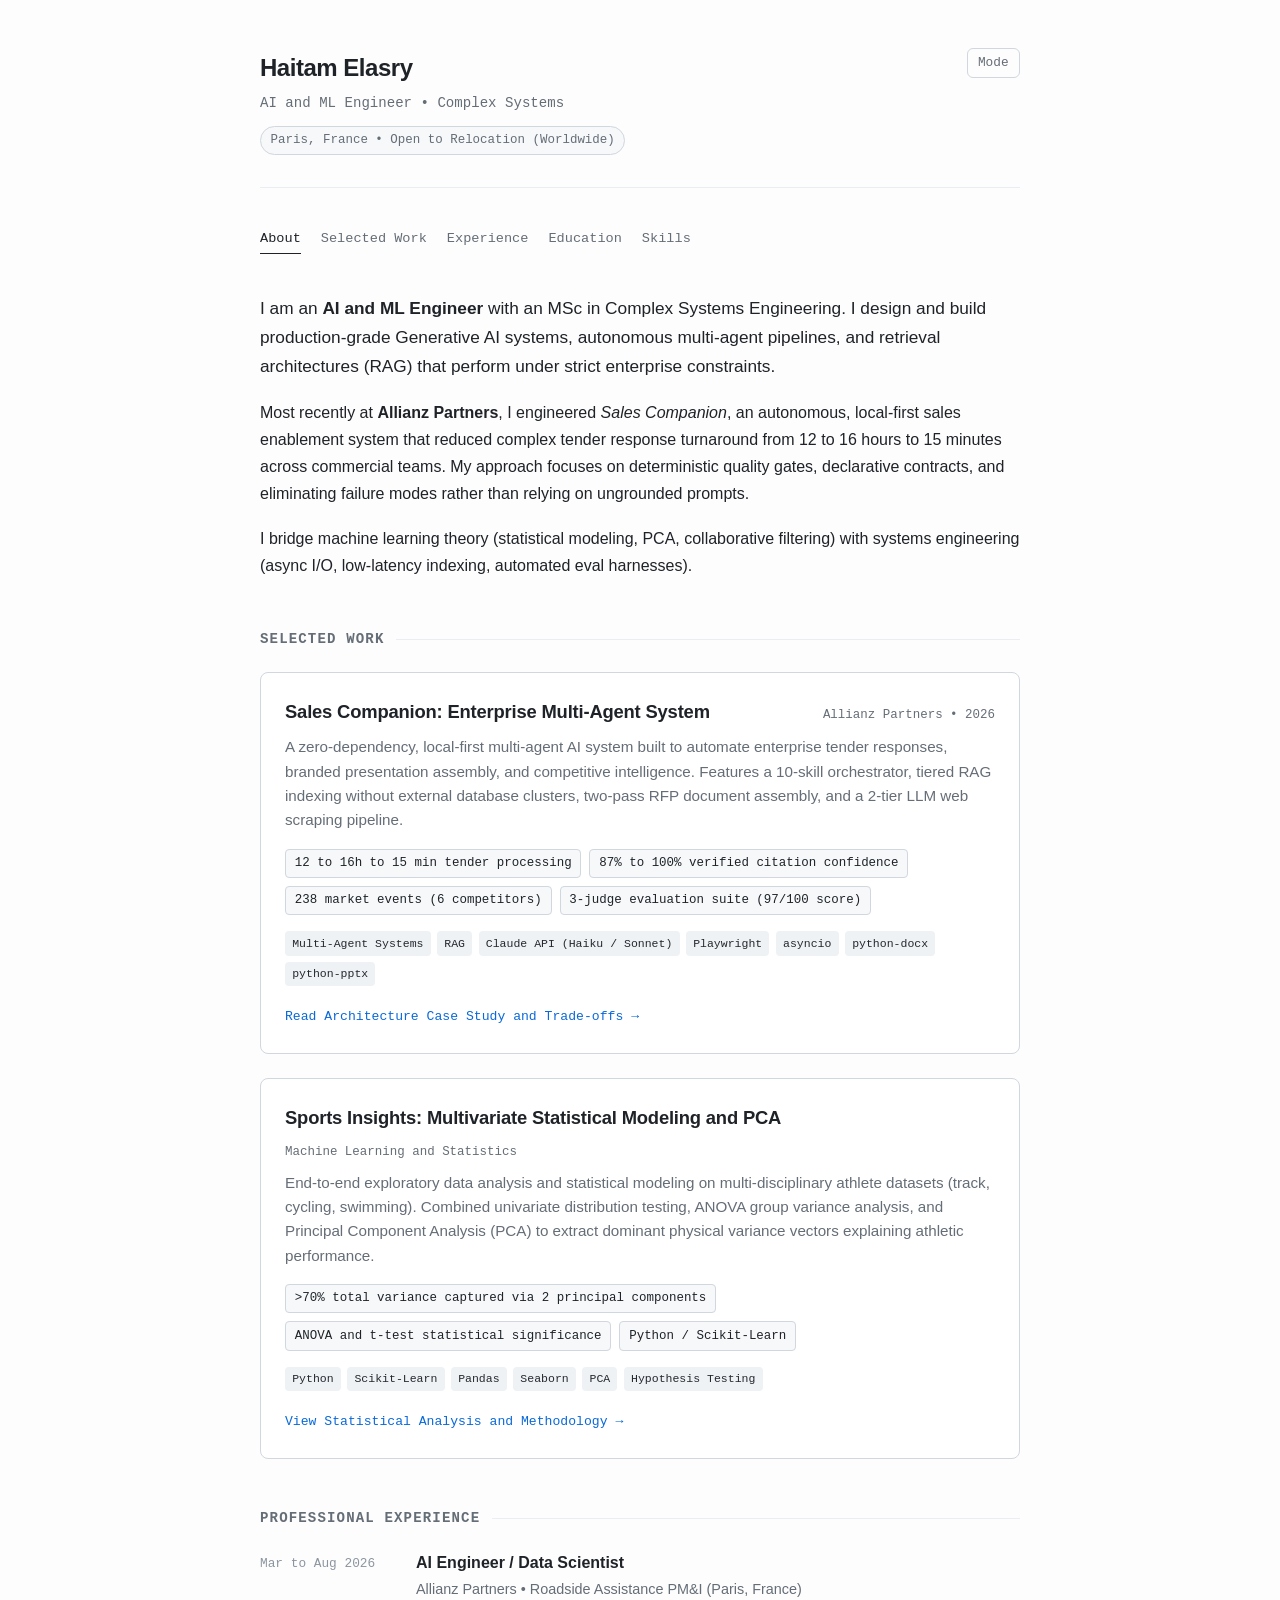
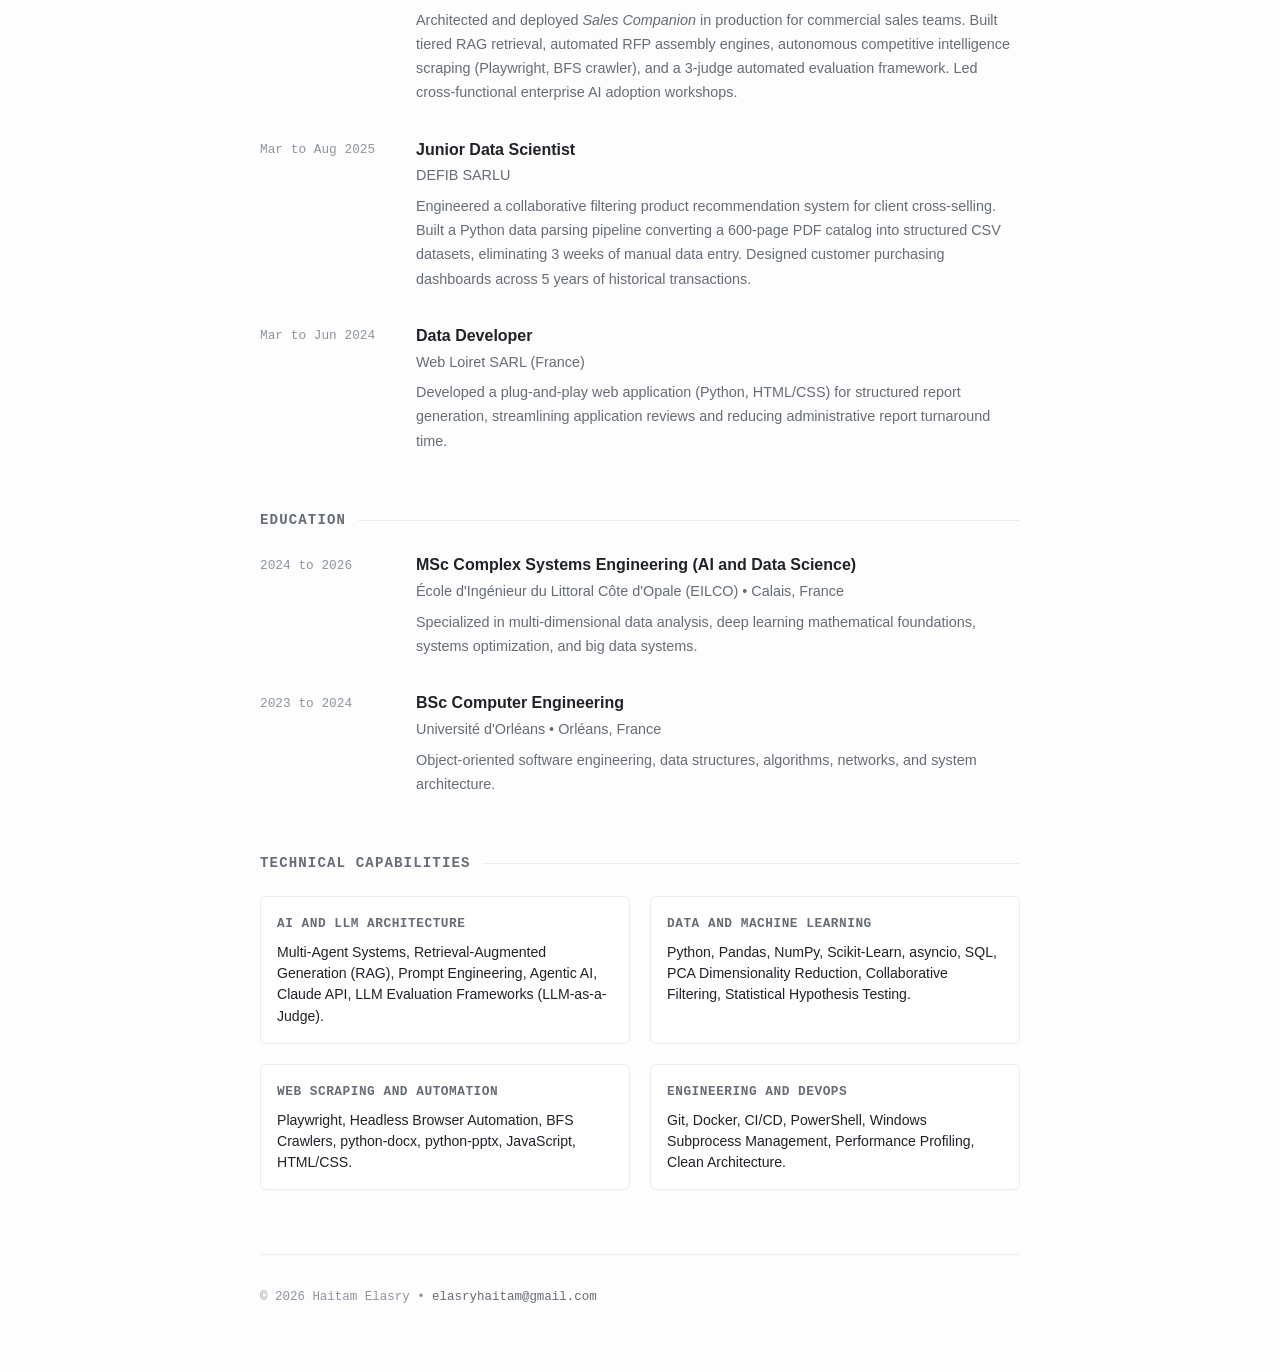
<file: index.html>
<!DOCTYPE html>
<html lang="en">
<head>
  <meta charset="UTF-8">
  <meta name="viewport" content="width=device-width, initial-scale=1.0">
  <title>Haitam Elasry : AI and ML Engineer</title>
  <meta name="description" content="Portfolio of Haitam Elasry : AI and ML Engineer specializing in Multi-Agent Systems, RAG, and applied Machine Learning.">
  <link rel="stylesheet" href="style.css">
  <link rel="icon" href="data:image/svg+xml,<svg xmlns='http://www.w3.org/2000/svg' viewBox='0 0 100 100'><rect width='100' height='100' rx='20' fill='%23161b22'/><text x='50' y='64' font-size='44' font-family='monospace' font-weight='700' fill='%23e6edf3' text-anchor='middle'>HE</text></svg>">
</head>
<body>

  <div class="container">
    
    <!-- Header -->
    <header>
      <div class="identity">
        <h1>Haitam Elasry</h1>
        <div class="role">AI and ML Engineer • Complex Systems</div>
        <div class="status-badge">
          <span>Paris, France • Open to Relocation (Worldwide)</span>
        </div>
      </div>
      <div class="header-actions">
        <button id="themeToggle" class="theme-toggle" aria-label="Toggle theme">Mode</button>
      </div>
    </header>

    <!-- Navigation -->
    <nav class="site-nav">
      <a href="#about" class="active">About</a>
      <a href="#projects">Selected Work</a>
      <a href="#experience">Experience</a>
      <a href="#education">Education</a>
      <a href="#skills">Skills</a>
    </nav>

    <!-- Main Content -->
    <main>

      <!-- About Section -->
      <section id="about">
        <p class="lead">
          I am an <strong>AI and ML Engineer</strong> with an MSc in Complex Systems Engineering. I design and build production-grade Generative AI systems, autonomous multi-agent pipelines, and retrieval architectures (RAG) that perform under strict enterprise constraints.
        </p>
        <p>
          Most recently at <strong>Allianz Partners</strong>, I engineered <em>Sales Companion</em>, an autonomous, local-first sales enablement system that reduced complex tender response turnaround from 12 to 16 hours to 15 minutes across commercial teams. My approach focuses on deterministic quality gates, declarative contracts, and eliminating failure modes rather than relying on ungrounded prompts.
        </p>
        <p>
          I bridge machine learning theory (statistical modeling, PCA, collaborative filtering) with systems engineering (async I/O, low-latency indexing, automated eval harnesses).
        </p>
      </section>

      <!-- Selected Work Section -->
      <section id="projects">
        <h2 class="section-title">Selected Work</h2>
        
        <div class="projects-list">

          <!-- Project 1: Sales Companion -->
          <article class="project-card">
            <div class="project-header">
              <h3 class="project-title">
                <a href="sales-companion.html">Sales Companion: Enterprise Multi-Agent System</a>
              </h3>
              <span class="project-meta">Allianz Partners • 2026</span>
            </div>
            
            <p class="project-desc">
              A zero-dependency, local-first multi-agent AI system built to automate enterprise tender responses, branded presentation assembly, and competitive intelligence. Features a 10-skill orchestrator, tiered RAG indexing without external database clusters, two-pass RFP document assembly, and a 2-tier LLM web scraping pipeline.
            </p>

            <div class="metrics-strip">
              <span class="metric-pill">12 to 16h to 15 min tender processing</span>
              <span class="metric-pill">87% to 100% verified citation confidence</span>
              <span class="metric-pill">238 market events (6 competitors)</span>
              <span class="metric-pill">3-judge evaluation suite (97/100 score)</span>
            </div>

            <div class="tags-strip">
              <span class="tag">Multi-Agent Systems</span>
              <span class="tag">RAG</span>
              <span class="tag">Claude API (Haiku / Sonnet)</span>
              <span class="tag">Playwright</span>
              <span class="tag">asyncio</span>
              <span class="tag">python-docx</span>
              <span class="tag">python-pptx</span>
            </div>

            <div>
              <a href="sales-companion.html" class="card-cta">Read Architecture Case Study and Trade-offs →</a>
            </div>
          </article>

          <!-- Project 2: Sports Insights -->
          <article class="project-card">
            <div class="project-header">
              <h3 class="project-title">
                <a href="sports-insights.html">Sports Insights: Multivariate Statistical Modeling and PCA</a>
              </h3>
              <span class="project-meta">Machine Learning and Statistics</span>
            </div>
            
            <p class="project-desc">
              End-to-end exploratory data analysis and statistical modeling on multi-disciplinary athlete datasets (track, cycling, swimming). Combined univariate distribution testing, ANOVA group variance analysis, and Principal Component Analysis (PCA) to extract dominant physical variance vectors explaining athletic performance.
            </p>

            <div class="metrics-strip">
              <span class="metric-pill">>70% total variance captured via 2 principal components</span>
              <span class="metric-pill">ANOVA and t-test statistical significance</span>
              <span class="metric-pill">Python / Scikit-Learn</span>
            </div>

            <div class="tags-strip">
              <span class="tag">Python</span>
              <span class="tag">Scikit-Learn</span>
              <span class="tag">Pandas</span>
              <span class="tag">Seaborn</span>
              <span class="tag">PCA</span>
              <span class="tag">Hypothesis Testing</span>
            </div>

            <div>
              <a href="sports-insights.html" class="card-cta">View Statistical Analysis and Methodology →</a>
            </div>
          </article>

        </div>
      </section>

      <!-- Experience Section -->
      <section id="experience">
        <h2 class="section-title">Professional Experience</h2>

        <div class="timeline">

          <div class="timeline-item">
            <div class="timeline-date">Mar to Aug 2026</div>
            <div class="timeline-content">
              <h3>AI Engineer / Data Scientist</h3>
              <div class="company">Allianz Partners • Roadside Assistance PM&I (Paris, France)</div>
              <p>
                Architected and deployed <em>Sales Companion</em> in production for commercial sales teams. Built tiered RAG retrieval, automated RFP assembly engines, autonomous competitive intelligence scraping (Playwright, BFS crawler), and a 3-judge automated evaluation framework. Led cross-functional enterprise AI adoption workshops.
              </p>
            </div>
          </div>

          <div class="timeline-item">
            <div class="timeline-date">Mar to Aug 2025</div>
            <div class="timeline-content">
              <h3>Junior Data Scientist</h3>
              <div class="company">DEFIB SARLU</div>
              <p>
                Engineered a collaborative filtering product recommendation system for client cross-selling. Built a Python data parsing pipeline converting a 600-page PDF catalog into structured CSV datasets, eliminating 3 weeks of manual data entry. Designed customer purchasing dashboards across 5 years of historical transactions.
              </p>
            </div>
          </div>

          <div class="timeline-item">
            <div class="timeline-date">Mar to Jun 2024</div>
            <div class="timeline-content">
              <h3>Data Developer</h3>
              <div class="company">Web Loiret SARL (France)</div>
              <p>
                Developed a plug-and-play web application (Python, HTML/CSS) for structured report generation, streamlining application reviews and reducing administrative report turnaround time.
              </p>
            </div>
          </div>

        </div>
      </section>

      <!-- Education Section -->
      <section id="education">
        <h2 class="section-title">Education</h2>

        <div class="timeline">
          
          <div class="timeline-item">
            <div class="timeline-date">2024 to 2026</div>
            <div class="timeline-content">
              <h3>MSc Complex Systems Engineering (AI and Data Science)</h3>
              <div class="company">École d'Ingénieur du Littoral Côte d'Opale (EILCO) • Calais, France</div>
              <p class="text-muted">
                Specialized in multi-dimensional data analysis, deep learning mathematical foundations, systems optimization, and big data systems.
              </p>
            </div>
          </div>

          <div class="timeline-item">
            <div class="timeline-date">2023 to 2024</div>
            <div class="timeline-content">
              <h3>BSc Computer Engineering</h3>
              <div class="company">Université d'Orléans • Orléans, France</div>
              <p class="text-muted">
                Object-oriented software engineering, data structures, algorithms, networks, and system architecture.
              </p>
            </div>
          </div>

        </div>
      </section>

      <!-- Skills Matrix Section -->
      <section id="skills">
        <h2 class="section-title">Technical Capabilities</h2>

        <div class="skills-matrix">

          <div class="skill-category">
            <h4>AI and LLM Architecture</h4>
            <p>Multi-Agent Systems, Retrieval-Augmented Generation (RAG), Prompt Engineering, Agentic AI, Claude API, LLM Evaluation Frameworks (LLM-as-a-Judge).</p>
          </div>

          <div class="skill-category">
            <h4>Data and Machine Learning</h4>
            <p>Python, Pandas, NumPy, Scikit-Learn, asyncio, SQL, PCA Dimensionality Reduction, Collaborative Filtering, Statistical Hypothesis Testing.</p>
          </div>

          <div class="skill-category">
            <h4>Web Scraping and Automation</h4>
            <p>Playwright, Headless Browser Automation, BFS Crawlers, python-docx, python-pptx, JavaScript, HTML/CSS.</p>
          </div>

          <div class="skill-category">
            <h4>Engineering and DevOps</h4>
            <p>Git, Docker, CI/CD, PowerShell, Windows Subprocess Management, Performance Profiling, Clean Architecture.</p>
          </div>

        </div>
      </section>

    </main>

    <!-- Footer -->
    <footer>
      <div>
        <span>© 2026 Haitam Elasry</span> • 
        <a href="mailto:elasryhaitam@gmail.com">elasryhaitam@gmail.com</a>
      </div>
    </footer>

  </div>

  <script>
    // Theme toggle logic (Persisted in localStorage)
    const themeBtn = document.getElementById('themeToggle');
    const prefersDark = window.matchMedia('(prefers-color-scheme: dark)').matches;
    const savedTheme = localStorage.getItem('theme');

    if (savedTheme) {
      document.documentElement.setAttribute('data-theme', savedTheme);
    } else if (!prefersDark) {
      document.documentElement.setAttribute('data-theme', 'light');
    }

    themeBtn.addEventListener('click', () => {
      const current = document.documentElement.getAttribute('data-theme');
      const next = current === 'light' ? 'dark' : 'light';
      document.documentElement.setAttribute('data-theme', next);
      localStorage.setItem('theme', next);
    });
  </script>

</body>
</html>
</file>
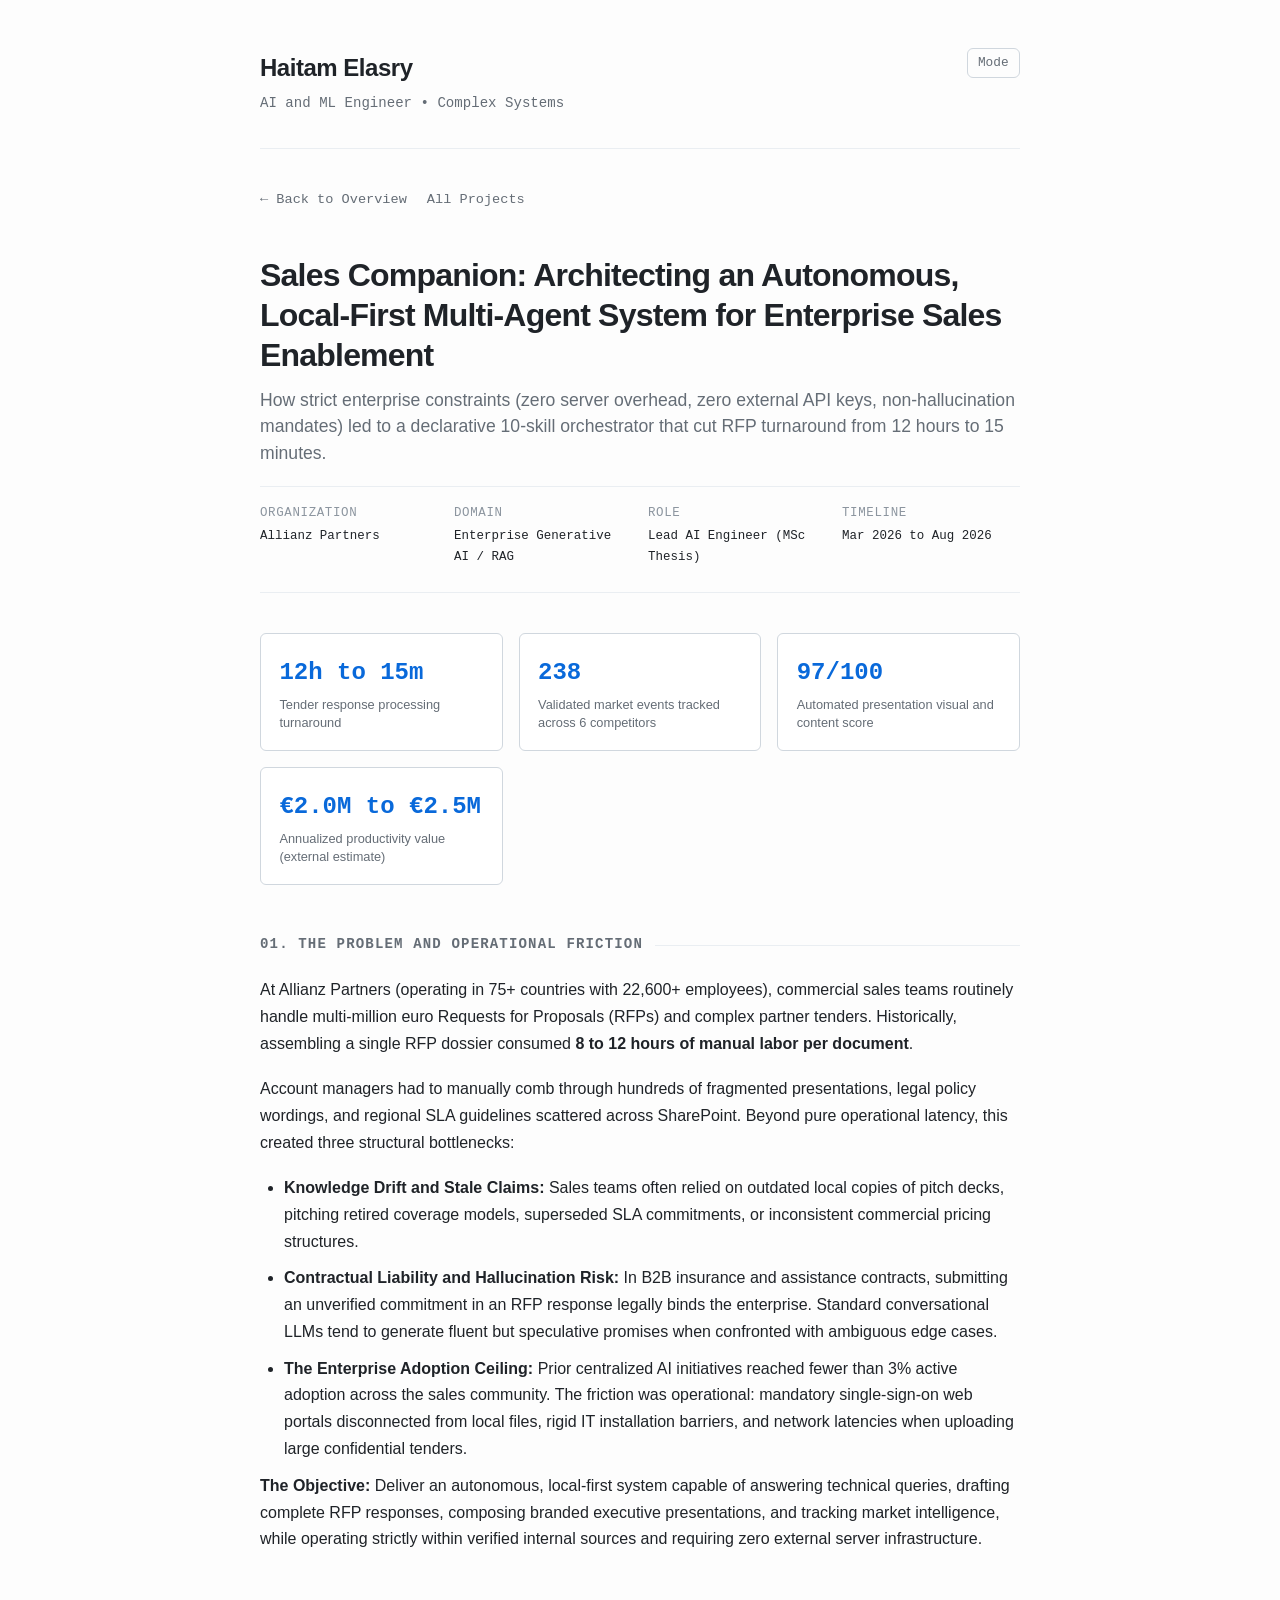
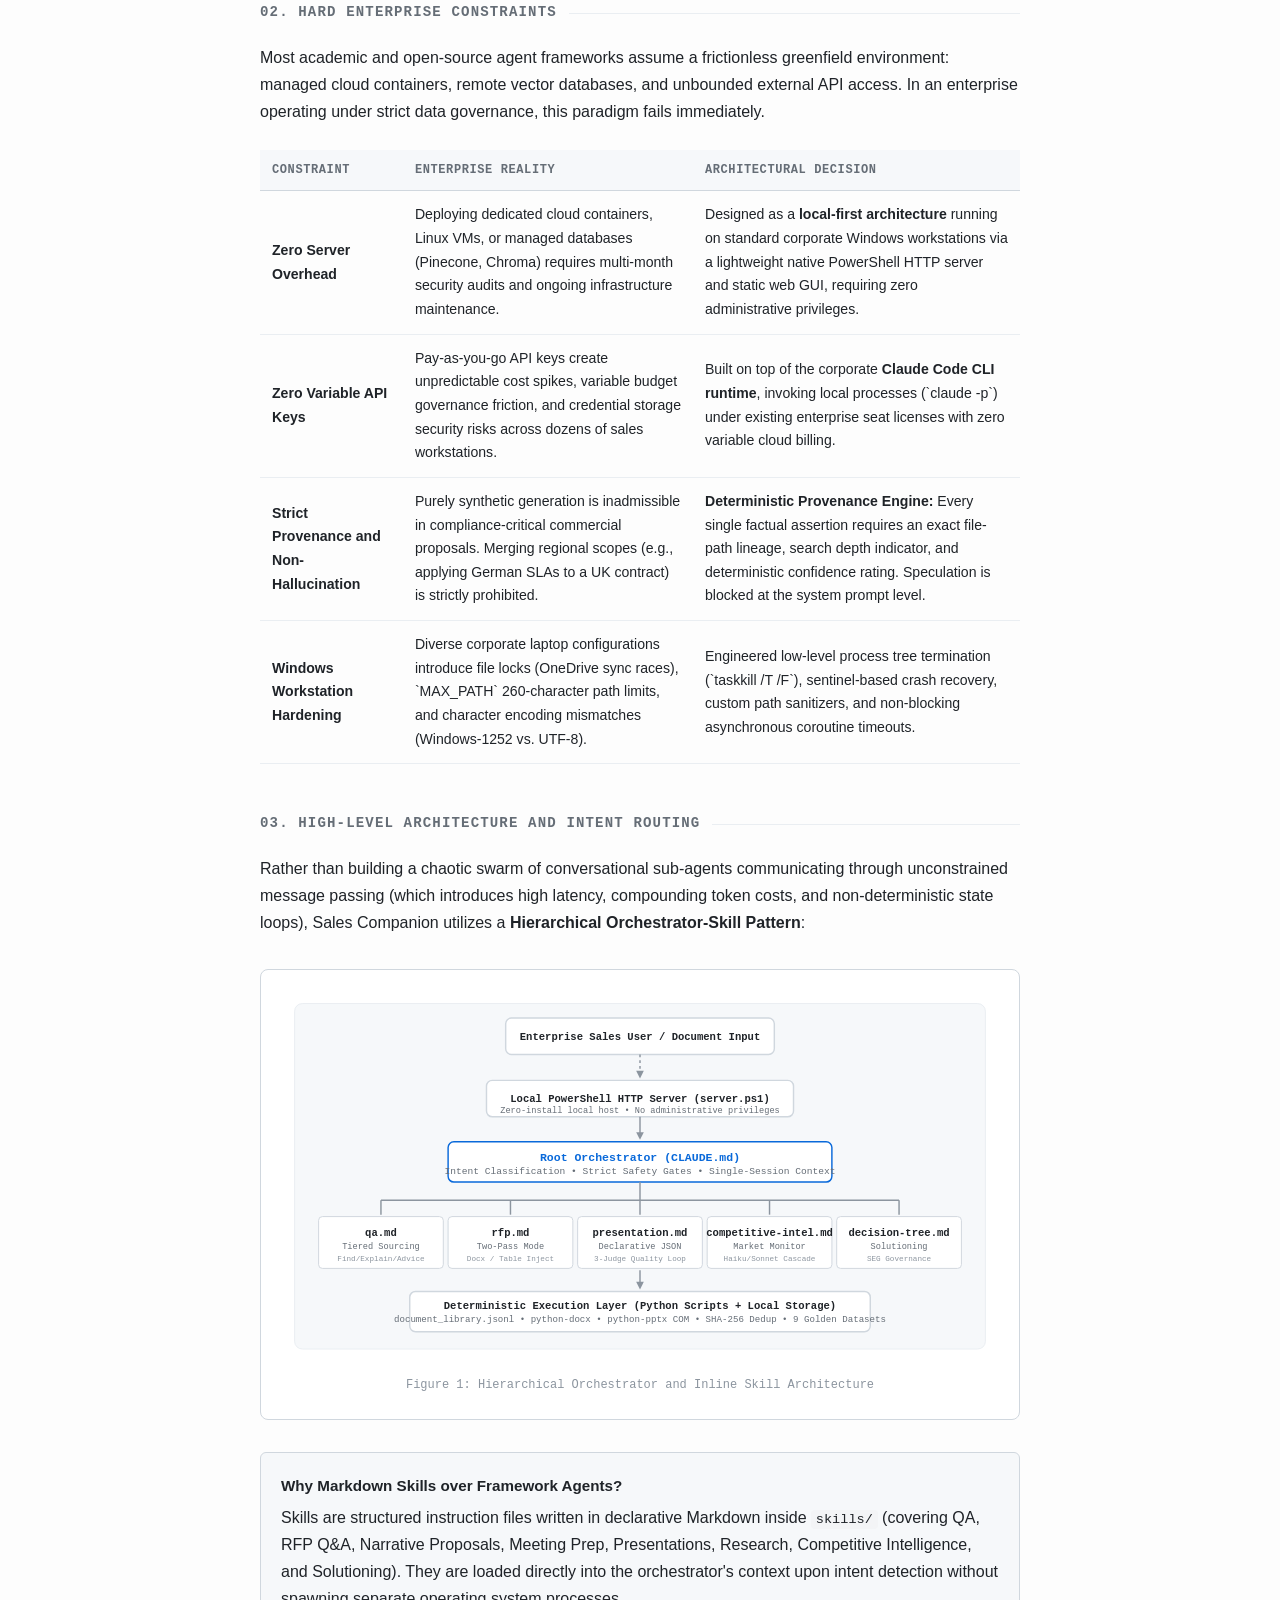
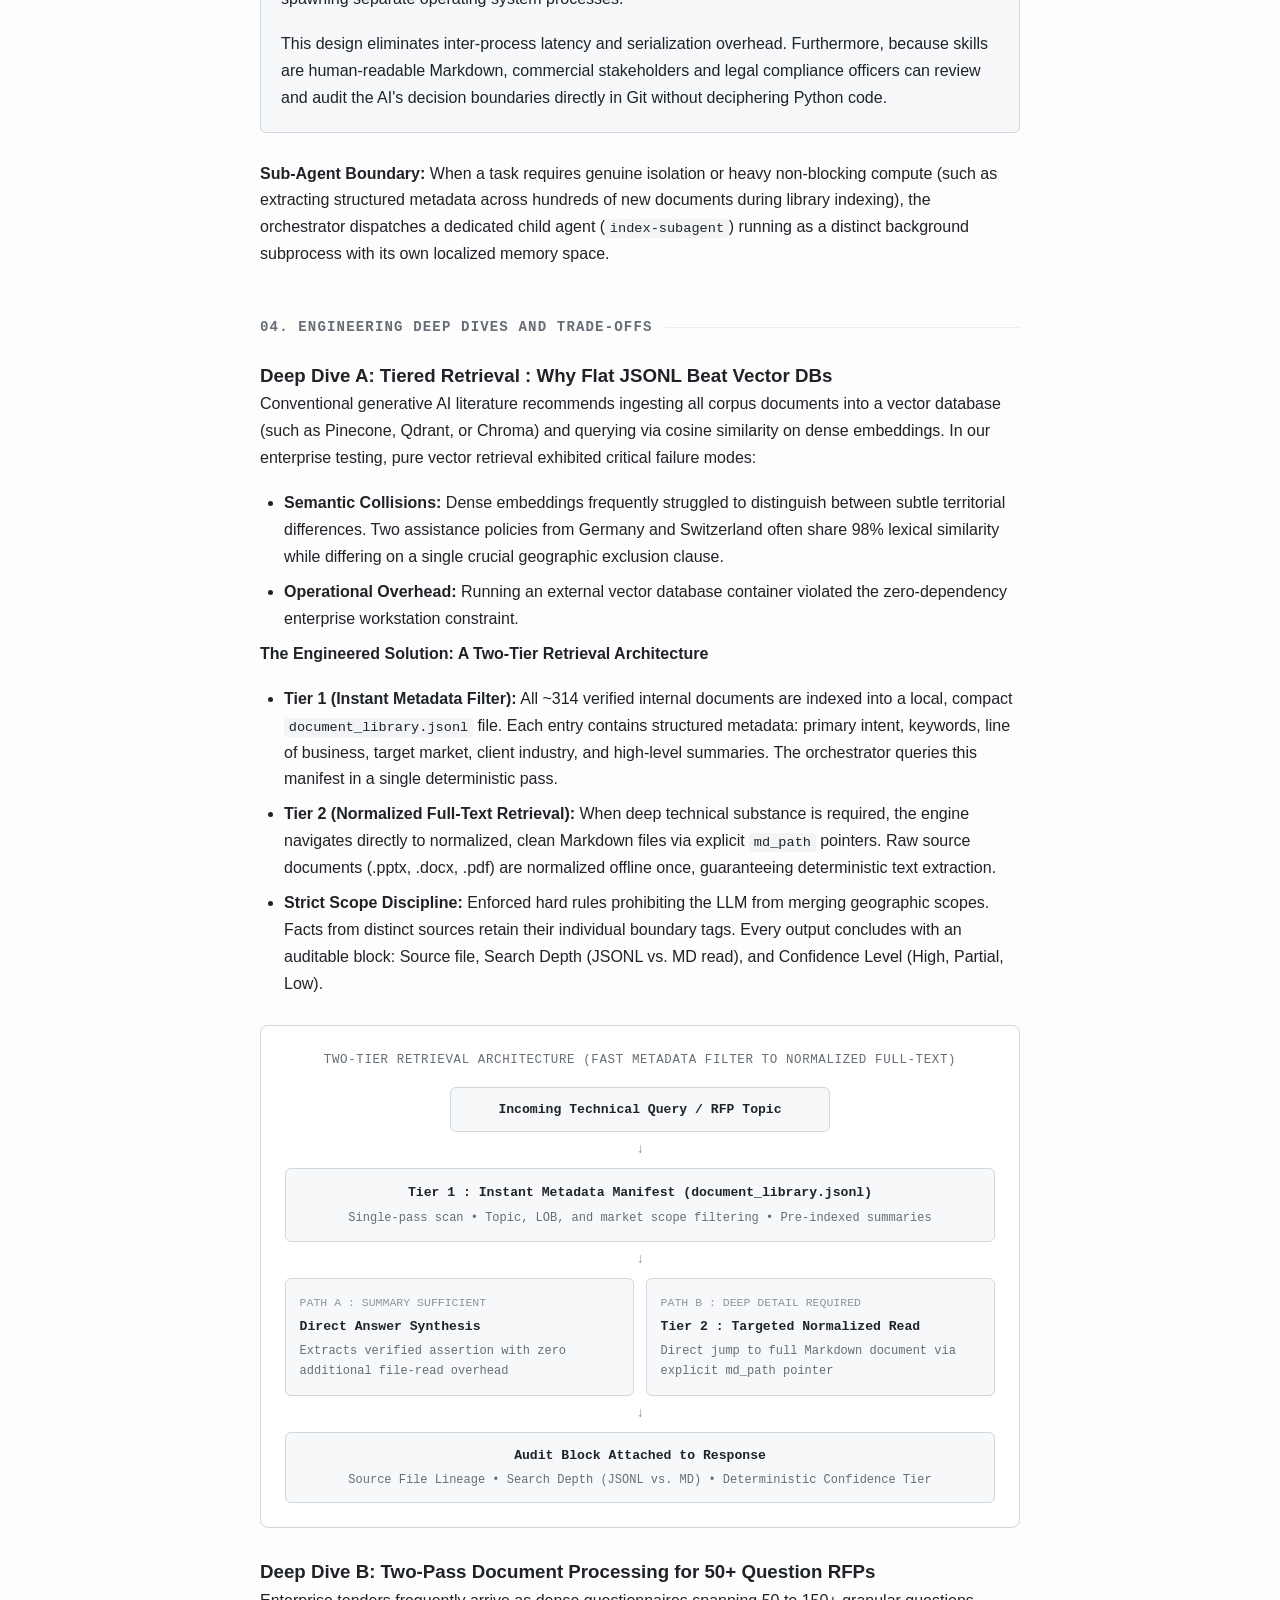
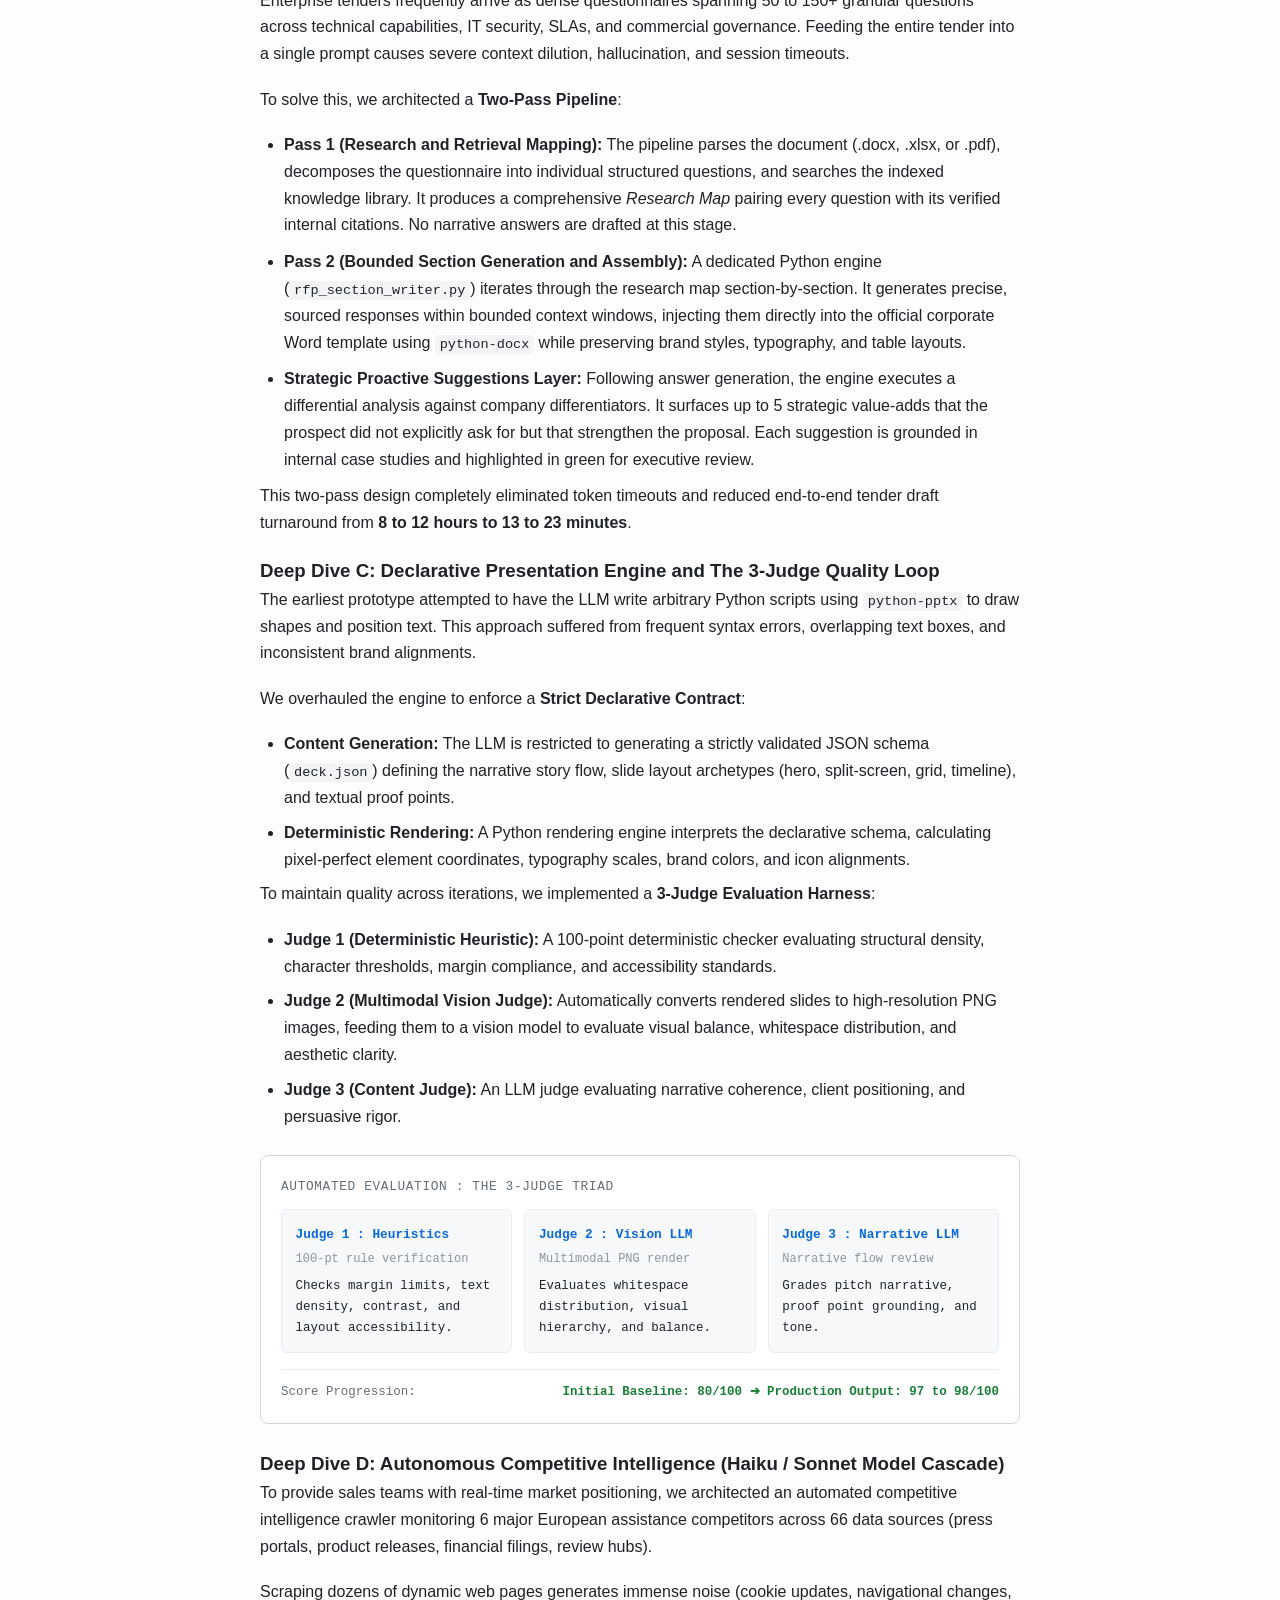
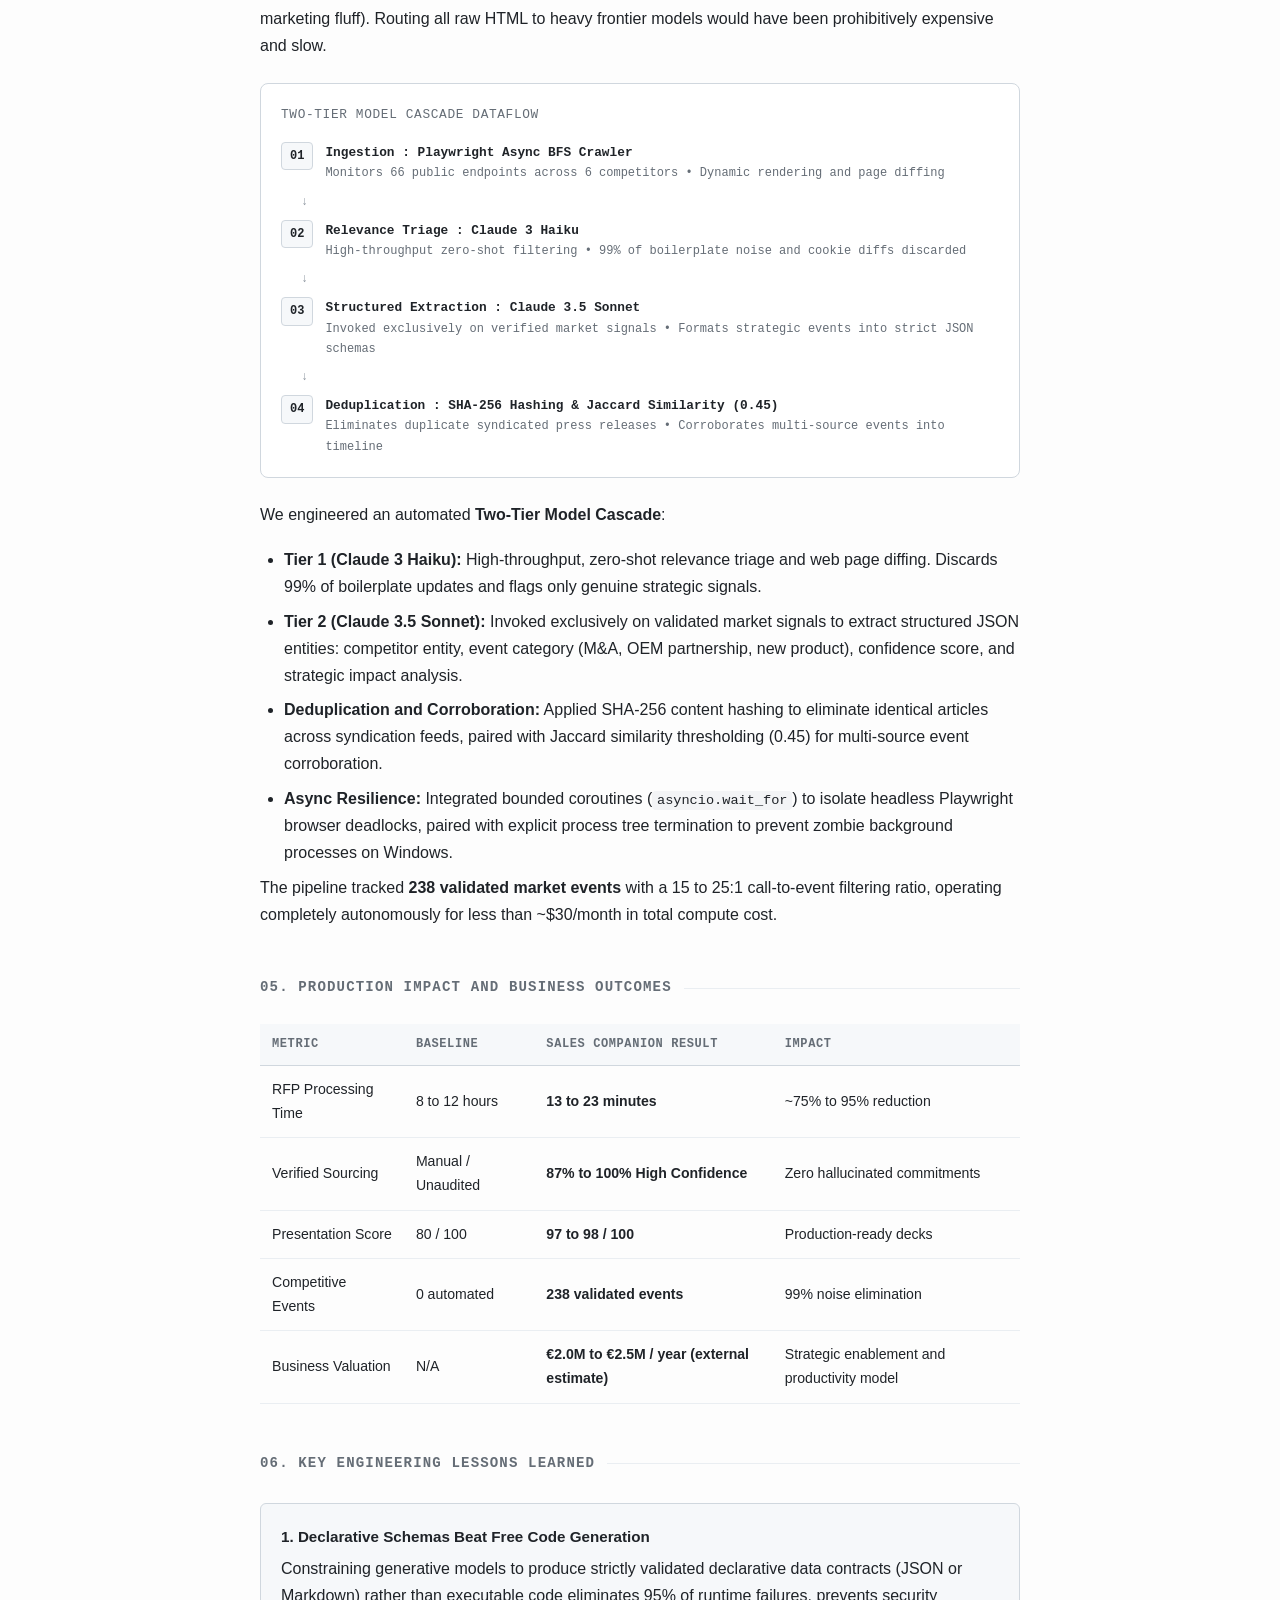
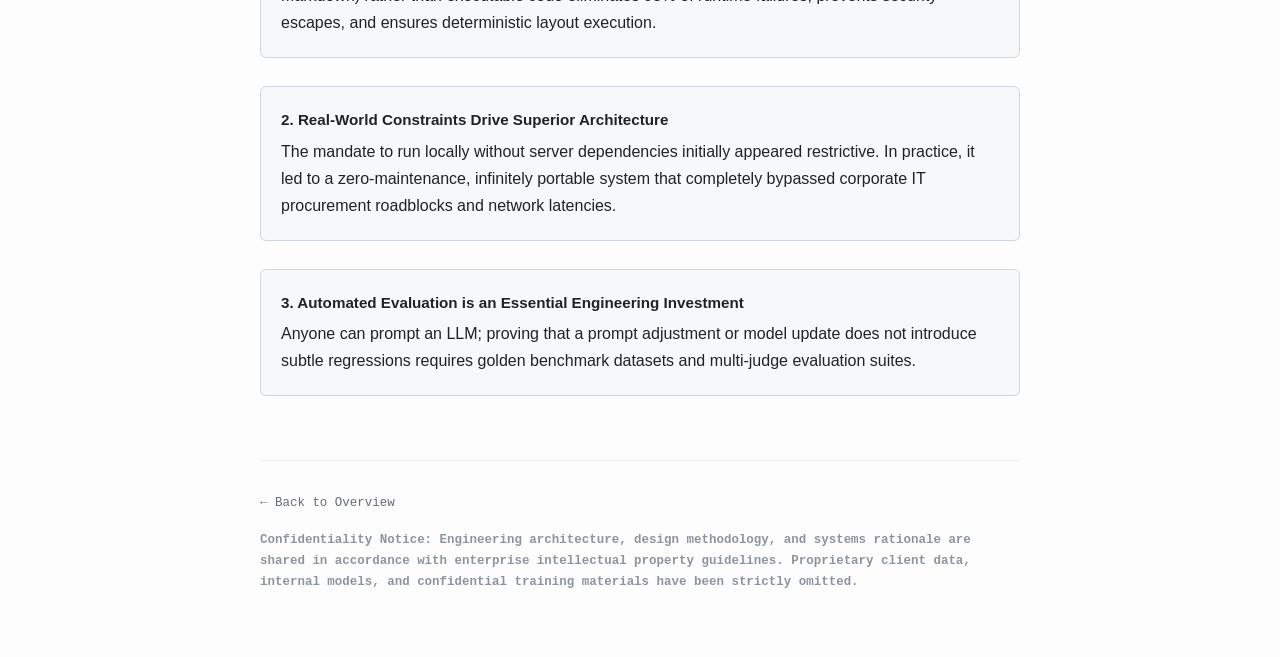
<file: sales-companion.html>
<!DOCTYPE html>
<html lang="en">
<head>
  <meta charset="UTF-8">
  <meta name="viewport" content="width=device-width, initial-scale=1.0">
  <title>Sales Companion: Enterprise Multi-Agent Architecture : Haitam Elasry</title>
  <meta name="description" content="Technical Case Study: Engineering a zero-dependency, local-first multi-agent AI system for enterprise sales enablement at Allianz Partners.">
  <link rel="stylesheet" href="style.css">
  <link rel="icon" href="data:image/svg+xml,<svg xmlns='http://www.w3.org/2000/svg' viewBox='0 0 100 100'><rect width='100' height='100' rx='20' fill='%23161b22'/><text x='50' y='64' font-size='44' font-family='monospace' font-weight='700' fill='%23e6edf3' text-anchor='middle'>HE</text></svg>">
</head>
<body>

  <div class="container">

    <!-- Header / Nav -->
    <header>
      <div class="identity">
        <h1>Haitam Elasry</h1>
        <div class="role">AI and ML Engineer • Complex Systems</div>
      </div>
      <div class="header-actions">
        <button id="themeToggle" class="theme-toggle" aria-label="Toggle theme">Mode</button>
      </div>
    </header>

    <nav class="site-nav">
      <a href="index.html">← Back to Overview</a>
      <a href="index.html#projects">All Projects</a>
    </nav>

    <!-- Article Body -->
    <article>

      <div class="article-header">
        <h1 class="article-title">Sales Companion: Architecting an Autonomous, Local-First Multi-Agent System for Enterprise Sales Enablement</h1>
        <div class="article-subtitle">
          How strict enterprise constraints (zero server overhead, zero external API keys, non-hallucination mandates) led to a declarative 10-skill orchestrator that cut RFP turnaround from 12 hours to 15 minutes.
        </div>

        <div class="article-meta-grid">
          <div class="article-meta-item">
            <div class="meta-label">Organization</div>
            <div class="meta-value">Allianz Partners</div>
          </div>
          <div class="article-meta-item">
            <div class="meta-label">Domain</div>
            <div class="meta-value">Enterprise Generative AI / RAG</div>
          </div>
          <div class="article-meta-item">
            <div class="meta-label">Role</div>
            <div class="meta-value">Lead AI Engineer (MSc Thesis)</div>
          </div>
          <div class="article-meta-item">
            <div class="meta-label">Timeline</div>
            <div class="meta-value">Mar 2026 to Aug 2026</div>
          </div>
        </div>
      </div>

      <!-- Key Metrics Strip -->
      <div class="metrics-grid">
        <div class="metric-card">
          <div class="metric-number">12h to 15m</div>
          <div class="metric-label">Tender response processing turnaround</div>
        </div>
        <div class="metric-card">
          <div class="metric-number">238</div>
          <div class="metric-label">Validated market events tracked across 6 competitors</div>
        </div>
        <div class="metric-card">
          <div class="metric-number">97/100</div>
          <div class="metric-label">Automated presentation visual and content score</div>
        </div>
        <div class="metric-card">
          <div class="metric-number">€2.0M to €2.5M</div>
          <div class="metric-label">Annualized productivity value (external estimate)</div>
        </div>
      </div>

      <!-- Section 1 -->
      <section>
        <h2 class="section-title">01. The Problem and Operational Friction</h2>
        <p>
          At Allianz Partners (operating in 75+ countries with 22,600+ employees), commercial sales teams routinely handle multi-million euro Requests for Proposals (RFPs) and complex partner tenders. Historically, assembling a single RFP dossier consumed <strong>8 to 12 hours of manual labor per document</strong>.
        </p>
        <p>
          Account managers had to manually comb through hundreds of fragmented presentations, legal policy wordings, and regional SLA guidelines scattered across SharePoint. Beyond pure operational latency, this created three structural bottlenecks:
        </p>
        <ul>
          <li style="margin-left: 1.5rem; margin-bottom: 0.6rem;">
            <strong>Knowledge Drift and Stale Claims:</strong> Sales teams often relied on outdated local copies of pitch decks, pitching retired coverage models, superseded SLA commitments, or inconsistent commercial pricing structures.
          </li>
          <li style="margin-left: 1.5rem; margin-bottom: 0.6rem;">
            <strong>Contractual Liability and Hallucination Risk:</strong> In B2B insurance and assistance contracts, submitting an unverified commitment in an RFP response legally binds the enterprise. Standard conversational LLMs tend to generate fluent but speculative promises when confronted with ambiguous edge cases.
          </li>
          <li style="margin-left: 1.5rem; margin-bottom: 0.6rem;">
            <strong>The Enterprise Adoption Ceiling:</strong> Prior centralized AI initiatives reached fewer than 3% active adoption across the sales community. The friction was operational: mandatory single-sign-on web portals disconnected from local files, rigid IT installation barriers, and network latencies when uploading large confidential tenders.
          </li>
        </ul>
        <p>
          <strong>The Objective:</strong> Deliver an autonomous, local-first system capable of answering technical queries, drafting complete RFP responses, composing branded executive presentations, and tracking market intelligence, while operating strictly within verified internal sources and requiring zero external server infrastructure.
        </p>
      </section>

      <!-- Section 2 -->
      <section>
        <h2 class="section-title">02. Hard Enterprise Constraints</h2>
        <p>
          Most academic and open-source agent frameworks assume a frictionless greenfield environment: managed cloud containers, remote vector databases, and unbounded external API access. In an enterprise operating under strict data governance, this paradigm fails immediately.
        </p>

        <div class="table-wrapper">
          <table class="data-table">
            <thead>
              <tr>
                <th>Constraint</th>
                <th>Enterprise Reality</th>
                <th>Architectural Decision</th>
              </tr>
            </thead>
            <tbody>
              <tr>
                <td><strong>Zero Server Overhead</strong></td>
                <td>Deploying dedicated cloud containers, Linux VMs, or managed databases (Pinecone, Chroma) requires multi-month security audits and ongoing infrastructure maintenance.</td>
                <td>Designed as a <strong>local-first architecture</strong> running on standard corporate Windows workstations via a lightweight native PowerShell HTTP server and static web GUI, requiring zero administrative privileges.</td>
              </tr>
              <tr>
                <td><strong>Zero Variable API Keys</strong></td>
                <td>Pay-as-you-go API keys create unpredictable cost spikes, variable budget governance friction, and credential storage security risks across dozens of sales workstations.</td>
                <td>Built on top of the corporate <strong>Claude Code CLI runtime</strong>, invoking local processes (`claude -p`) under existing enterprise seat licenses with zero variable cloud billing.</td>
              </tr>
              <tr>
                <td><strong>Strict Provenance and Non-Hallucination</strong></td>
                <td>Purely synthetic generation is inadmissible in compliance-critical commercial proposals. Merging regional scopes (e.g., applying German SLAs to a UK contract) is strictly prohibited.</td>
                <td><strong>Deterministic Provenance Engine:</strong> Every single factual assertion requires an exact file-path lineage, search depth indicator, and deterministic confidence rating. Speculation is blocked at the system prompt level.</td>
              </tr>
              <tr>
                <td><strong>Windows Workstation Hardening</strong></td>
                <td>Diverse corporate laptop configurations introduce file locks (OneDrive sync races), `MAX_PATH` 260-character path limits, and character encoding mismatches (Windows-1252 vs. UTF-8).</td>
                <td>Engineered low-level process tree termination (`taskkill /T /F`), sentinel-based crash recovery, custom path sanitizers, and non-blocking asynchronous coroutine timeouts.</td>
              </tr>
            </tbody>
          </table>
        </div>
      </section>

      <!-- Section 3 -->
      <section>
        <h2 class="section-title">03. High-Level Architecture and Intent Routing</h2>
        <p>
          Rather than building a chaotic swarm of conversational sub-agents communicating through unconstrained message passing (which introduces high latency, compounding token costs, and non-deterministic state loops), Sales Companion utilizes a <strong>Hierarchical Orchestrator-Skill Pattern</strong>:
        </p>

        <!-- Modern Vector Architecture Diagram -->
        <div style="margin: 2rem 0; background: var(--bg-card); border: 1px solid var(--border); border-radius: 8px; padding: 1.5rem; text-align: center;">
          <svg viewBox="0 0 740 380" width="100%" height="auto" style="max-width: 740px; font-family: var(--font-mono); font-size: 11px;">
            <!-- Background subtle container -->
            <rect x="10" y="10" width="720" height="360" rx="8" fill="var(--bg-subtle)" stroke="var(--border-subtle)" stroke-width="1" />
            
            <!-- Tier 1: Client / Entry -->
            <rect x="230" y="25" width="280" height="38" rx="6" fill="var(--bg-card)" stroke="var(--border)" stroke-width="1.5" />
            <text x="370" y="48" fill="var(--text)" text-anchor="middle" font-weight="600">Enterprise Sales User / Document Input</text>
            
            <!-- Arrow down -->
            <path d="M370 63 L370 85" stroke="var(--text-dim)" stroke-width="1.5" stroke-dasharray="3,3" />
            <polygon points="370,88 366,80 374,80" fill="var(--text-dim)" />
            
            <!-- Tier 2: PowerShell Local Server -->
            <rect x="210" y="90" width="320" height="38" rx="6" fill="var(--bg-card)" stroke="var(--border)" stroke-width="1.5" />
            <text x="370" y="113" fill="var(--text)" text-anchor="middle" font-weight="600">Local PowerShell HTTP Server (server.ps1)</text>
            <text x="370" y="124" fill="var(--text-muted)" text-anchor="middle" font-size="9">Zero-install local host • No administrative privileges</text>

            <!-- Arrow down -->
            <path d="M370 128 L370 148" stroke="var(--text-dim)" stroke-width="1.5" />
            <polygon points="370,152 366,144 374,144" fill="var(--text-dim)" />

            <!-- Tier 3: Root Orchestrator -->
            <rect x="170" y="154" width="400" height="42" rx="6" fill="var(--bg-card)" stroke="var(--highlight-border)" stroke-width="1.5" />
            <text x="370" y="174" fill="var(--link)" text-anchor="middle" font-weight="700" font-size="12">Root Orchestrator (CLAUDE.md)</text>
            <text x="370" y="188" fill="var(--text-muted)" text-anchor="middle" font-size="10">Intent Classification • Strict Safety Gates • Single-Session Context</text>

            <!-- Branching paths to skills -->
            <path d="M370 196 L370 215" stroke="var(--text-dim)" stroke-width="1.5" />
            <path d="M100 215 L640 215" stroke="var(--text-dim)" stroke-width="1.5" />
            
            <path d="M100 215 L100 230" stroke="var(--text-dim)" stroke-width="1.5" />
            <path d="M235 215 L235 230" stroke="var(--text-dim)" stroke-width="1.5" />
            <path d="M370 215 L370 230" stroke="var(--text-dim)" stroke-width="1.5" />
            <path d="M505 215 L505 230" stroke="var(--text-dim)" stroke-width="1.5" />
            <path d="M640 215 L640 230" stroke="var(--text-dim)" stroke-width="1.5" />

            <!-- Skills Cards -->
            <rect x="35" y="232" width="130" height="54" rx="4" fill="var(--bg-card)" stroke="var(--border)" stroke-width="1" />
            <text x="100" y="252" fill="var(--text)" text-anchor="middle" font-weight="600">qa.md</text>
            <text x="100" y="266" fill="var(--text-muted)" text-anchor="middle" font-size="9">Tiered Sourcing</text>
            <text x="100" y="278" fill="var(--text-dim)" text-anchor="middle" font-size="8">Find/Explain/Advice</text>

            <rect x="170" y="232" width="130" height="54" rx="4" fill="var(--bg-card)" stroke="var(--border)" stroke-width="1" />
            <text x="235" y="252" fill="var(--text)" text-anchor="middle" font-weight="600">rfp.md</text>
            <text x="235" y="266" fill="var(--text-muted)" text-anchor="middle" font-size="9">Two-Pass Mode</text>
            <text x="235" y="278" fill="var(--text-dim)" text-anchor="middle" font-size="8">Docx / Table Inject</text>

            <rect x="305" y="232" width="130" height="54" rx="4" fill="var(--bg-card)" stroke="var(--border)" stroke-width="1" />
            <text x="370" y="252" fill="var(--text)" text-anchor="middle" font-weight="600">presentation.md</text>
            <text x="370" y="266" fill="var(--text-muted)" text-anchor="middle" font-size="9">Declarative JSON</text>
            <text x="370" y="278" fill="var(--text-dim)" text-anchor="middle" font-size="8">3-Judge Quality Loop</text>

            <rect x="440" y="232" width="130" height="54" rx="4" fill="var(--bg-card)" stroke="var(--border)" stroke-width="1" />
            <text x="505" y="252" fill="var(--text)" text-anchor="middle" font-weight="600">competitive-intel.md</text>
            <text x="505" y="266" fill="var(--text-muted)" text-anchor="middle" font-size="9">Market Monitor</text>
            <text x="505" y="278" fill="var(--text-dim)" text-anchor="middle" font-size="8">Haiku/Sonnet Cascade</text>

            <rect x="575" y="232" width="130" height="54" rx="4" fill="var(--bg-card)" stroke="var(--border)" stroke-width="1" />
            <text x="640" y="252" fill="var(--text)" text-anchor="middle" font-weight="600">decision-tree.md</text>
            <text x="640" y="266" fill="var(--text-muted)" text-anchor="middle" font-size="9">Solutioning</text>
            <text x="640" y="278" fill="var(--text-dim)" text-anchor="middle" font-size="8">SEG Governance</text>

            <!-- Bottom Tier: Execution Engine -->
            <path d="M370 288 L370 305" stroke="var(--text-dim)" stroke-width="1.5" />
            <polygon points="370,308 366,300 374,300" fill="var(--text-dim)" />

            <rect x="130" y="310" width="480" height="42" rx="6" fill="var(--bg-card)" stroke="var(--border)" stroke-width="1.5" />
            <text x="370" y="328" fill="var(--text)" text-anchor="middle" font-weight="600">Deterministic Execution Layer (Python Scripts + Local Storage)</text>
            <text x="370" y="342" fill="var(--text-muted)" text-anchor="middle" font-size="9.5">document_library.jsonl • python-docx • python-pptx COM • SHA-256 Dedup • 9 Golden Datasets</text>
          </svg>
          <div style="font-family: var(--font-mono); font-size: 0.75rem; color: var(--text-dim); margin-top: 0.5rem;">
            Figure 1: Hierarchical Orchestrator and Inline Skill Architecture
          </div>
        </div>

        <div class="callout">
          <h4>Why Markdown Skills over Framework Agents?</h4>
          <p>
            Skills are structured instruction files written in declarative Markdown inside <code>skills/</code> (covering QA, RFP Q&A, Narrative Proposals, Meeting Prep, Presentations, Research, Competitive Intelligence, and Solutioning). They are loaded directly into the orchestrator's context upon intent detection without spawning separate operating system processes.
          </p>
          <p>
            This design eliminates inter-process latency and serialization overhead. Furthermore, because skills are human-readable Markdown, commercial stakeholders and legal compliance officers can review and audit the AI's decision boundaries directly in Git without deciphering Python code.
          </p>
        </div>

        <p>
          <strong>Sub-Agent Boundary:</strong> When a task requires genuine isolation or heavy non-blocking compute (such as extracting structured metadata across hundreds of new documents during library indexing), the orchestrator dispatches a dedicated child agent (<code>index-subagent</code>) running as a distinct background subprocess with its own localized memory space.
        </p>
      </section>

      <!-- Section 4 -->
      <section>
        <h2 class="section-title">04. Engineering Deep Dives and Trade-Offs</h2>

        <h3>Deep Dive A: Tiered Retrieval : Why Flat JSONL Beat Vector DBs</h3>
        <p>
          Conventional generative AI literature recommends ingesting all corpus documents into a vector database (such as Pinecone, Qdrant, or Chroma) and querying via cosine similarity on dense embeddings. In our enterprise testing, pure vector retrieval exhibited critical failure modes:
        </p>
        <ul>
          <li style="margin-left: 1.5rem; margin-bottom: 0.5rem;">
            <strong>Semantic Collisions:</strong> Dense embeddings frequently struggled to distinguish between subtle territorial differences. Two assistance policies from Germany and Switzerland often share 98% lexical similarity while differing on a single crucial geographic exclusion clause.
          </li>
          <li style="margin-left: 1.5rem; margin-bottom: 0.5rem;">
            <strong>Operational Overhead:</strong> Running an external vector database container violated the zero-dependency enterprise workstation constraint.
          </li>
        </ul>
        <p>
          <strong>The Engineered Solution: A Two-Tier Retrieval Architecture</strong>
        </p>
        <ul>
          <li style="margin-left: 1.5rem; margin-bottom: 0.5rem;">
            <strong>Tier 1 (Instant Metadata Filter):</strong> All ~314 verified internal documents are indexed into a local, compact <code>document_library.jsonl</code> file. Each entry contains structured metadata: primary intent, keywords, line of business, target market, client industry, and high-level summaries. The orchestrator queries this manifest in a single deterministic pass.
          </li>
          <li style="margin-left: 1.5rem; margin-bottom: 0.5rem;">
            <strong>Tier 2 (Normalized Full-Text Retrieval):</strong> When deep technical substance is required, the engine navigates directly to normalized, clean Markdown files via explicit <code>md_path</code> pointers. Raw source documents (.pptx, .docx, .pdf) are normalized offline once, guaranteeing deterministic text extraction.
          </li>
          <li style="margin-left: 1.5rem; margin-bottom: 0.5rem;">
            <strong>Strict Scope Discipline:</strong> Enforced hard rules prohibiting the LLM from merging geographic scopes. Facts from distinct sources retain their individual boundary tags. Every output concludes with an auditable block: Source file, Search Depth (JSONL vs. MD read), and Confidence Level (High, Partial, Low).
          </li>
        </ul>

        <!-- Clean CSS Tiered Retrieval Pipeline Card -->
        <div style="margin: 1.75rem 0; background: var(--bg-card); border: 1px solid var(--border); border-radius: 8px; padding: 1.5rem; font-family: var(--font-mono); font-size: 0.82rem;">
          <div style="font-size: 0.78rem; text-transform: uppercase; letter-spacing: 0.05em; color: var(--text-muted); margin-bottom: 1rem; text-align: center;">
            Two-Tier Retrieval Architecture (Fast Metadata Filter to Normalized Full-Text)
          </div>

          <!-- Step 1: Input -->
          <div style="background: var(--bg-subtle); border: 1px solid var(--border); padding: 0.65rem 1rem; border-radius: 6px; text-align: center; font-weight: 600; color: var(--text); max-width: 380px; margin: 0 auto;">
            Incoming Technical Query / RFP Topic
          </div>

          <div style="text-align: center; color: var(--text-dim); margin: 0.4rem 0; font-size: 0.85rem;">↓</div>

          <!-- Step 2: Tier 1 Manifest -->
          <div style="background: var(--bg-subtle); border: 1px solid var(--border); padding: 0.85rem 1rem; border-radius: 6px; text-align: center;">
            <div style="font-weight: 700; color: var(--text);">Tier 1 : Instant Metadata Manifest (document_library.jsonl)</div>
            <div style="color: var(--text-muted); font-size: 0.75rem; margin-top: 0.2rem;">Single-pass scan • Topic, LOB, and market scope filtering • Pre-indexed summaries</div>
          </div>

          <div style="text-align: center; color: var(--text-dim); margin: 0.4rem 0; font-size: 0.85rem;">↓</div>

          <!-- Step 3: Branching Paths -->
          <div style="display: grid; grid-template-columns: repeat(auto-fit, minmax(240px, 1fr)); gap: 0.75rem;">
            <div style="background: var(--bg-subtle); border: 1px solid var(--border); padding: 0.85rem; border-radius: 6px;">
              <div style="font-size: 0.72rem; color: var(--text-dim); text-transform: uppercase;">Path A : Summary Sufficient</div>
              <div style="font-weight: 600; color: var(--text); margin-top: 0.25rem;">Direct Answer Synthesis</div>
              <div style="color: var(--text-muted); font-size: 0.75rem; margin-top: 0.2rem;">Extracts verified assertion with zero additional file-read overhead</div>
            </div>

            <div style="background: var(--bg-subtle); border: 1px solid var(--border); padding: 0.85rem; border-radius: 6px;">
              <div style="font-size: 0.72rem; color: var(--text-dim); text-transform: uppercase;">Path B : Deep Detail Required</div>
              <div style="font-weight: 600; color: var(--text); margin-top: 0.25rem;">Tier 2 : Targeted Normalized Read</div>
              <div style="color: var(--text-muted); font-size: 0.75rem; margin-top: 0.2rem;">Direct jump to full Markdown document via explicit md_path pointer</div>
            </div>
          </div>

          <div style="text-align: center; color: var(--text-dim); margin: 0.4rem 0; font-size: 0.85rem;">↓</div>

          <!-- Step 4: Verification Output -->
          <div style="background: var(--bg-subtle); border: 1px solid var(--border); padding: 0.75rem 1rem; border-radius: 6px; text-align: center;">
            <div style="font-weight: 600; color: var(--text);">Audit Block Attached to Response</div>
            <div style="color: var(--text-muted); font-size: 0.75rem; margin-top: 0.2rem;">Source File Lineage • Search Depth (JSONL vs. MD) • Deterministic Confidence Tier</div>
          </div>
        </div>

        <h3>Deep Dive B: Two-Pass Document Processing for 50+ Question RFPs</h3>
        <p>
          Enterprise tenders frequently arrive as dense questionnaires spanning 50 to 150+ granular questions across technical capabilities, IT security, SLAs, and commercial governance. Feeding the entire tender into a single prompt causes severe context dilution, hallucination, and session timeouts.
        </p>
        <p>
          To solve this, we architected a <strong>Two-Pass Pipeline</strong>:
        </p>
        <ul>
          <li style="margin-left: 1.5rem; margin-bottom: 0.6rem;">
            <strong>Pass 1 (Research and Retrieval Mapping):</strong> The pipeline parses the document (.docx, .xlsx, or .pdf), decomposes the questionnaire into individual structured questions, and searches the indexed knowledge library. It produces a comprehensive <em>Research Map</em> pairing every question with its verified internal citations. No narrative answers are drafted at this stage.
          </li>
          <li style="margin-left: 1.5rem; margin-bottom: 0.6rem;">
            <strong>Pass 2 (Bounded Section Generation and Assembly):</strong> A dedicated Python engine (<code>rfp_section_writer.py</code>) iterates through the research map section-by-section. It generates precise, sourced responses within bounded context windows, injecting them directly into the official corporate Word template using <code>python-docx</code> while preserving brand styles, typography, and table layouts.
          </li>
          <li style="margin-left: 1.5rem; margin-bottom: 0.6rem;">
            <strong>Strategic Proactive Suggestions Layer:</strong> Following answer generation, the engine executes a differential analysis against company differentiators. It surfaces up to 5 strategic value-adds that the prospect did not explicitly ask for but that strengthen the proposal. Each suggestion is grounded in internal case studies and highlighted in green for executive review.
          </li>
        </ul>
        <p>
          This two-pass design completely eliminated token timeouts and reduced end-to-end tender draft turnaround from <strong>8 to 12 hours to 13 to 23 minutes</strong>.
        </p>

        <h3>Deep Dive C: Declarative Presentation Engine and The 3-Judge Quality Loop</h3>
        <p>
          The earliest prototype attempted to have the LLM write arbitrary Python scripts using <code>python-pptx</code> to draw shapes and position text. This approach suffered from frequent syntax errors, overlapping text boxes, and inconsistent brand alignments.
        </p>
        <p>
          We overhauled the engine to enforce a <strong>Strict Declarative Contract</strong>:
        </p>
        <ul>
          <li style="margin-left: 1.5rem; margin-bottom: 0.5rem;">
            <strong>Content Generation:</strong> The LLM is restricted to generating a strictly validated JSON schema (<code>deck.json</code>) defining the narrative story flow, slide layout archetypes (hero, split-screen, grid, timeline), and textual proof points.
          </li>
          <li style="margin-left: 1.5rem; margin-bottom: 0.5rem;">
            <strong>Deterministic Rendering:</strong> A Python rendering engine interprets the declarative schema, calculating pixel-perfect element coordinates, typography scales, brand colors, and icon alignments.
          </li>
        </ul>
        <p>
          To maintain quality across iterations, we implemented a <strong>3-Judge Evaluation Harness</strong>:
        </p>
        <ul>
          <li style="margin-left: 1.5rem; margin-bottom: 0.5rem;">
            <strong>Judge 1 (Deterministic Heuristic):</strong> A 100-point deterministic checker evaluating structural density, character thresholds, margin compliance, and accessibility standards.
          </li>
          <li style="margin-left: 1.5rem; margin-bottom: 0.5rem;">
            <strong>Judge 2 (Multimodal Vision Judge):</strong> Automatically converts rendered slides to high-resolution PNG images, feeding them to a vision model to evaluate visual balance, whitespace distribution, and aesthetic clarity.
          </li>
          <li style="margin-left: 1.5rem; margin-bottom: 0.5rem;">
            <strong>Judge 3 (Content Judge):</strong> An LLM judge evaluating narrative coherence, client positioning, and persuasive rigor.
          </li>
        </ul>
        <!-- 3-Judge Quality Matrix Visual Card -->
        <div style="margin: 1.5rem 0; background: var(--bg-card); border: 1px solid var(--border); border-radius: 8px; padding: 1.25rem;">
          <div style="font-family: var(--font-mono); font-size: 0.8rem; text-transform: uppercase; letter-spacing: 0.05em; color: var(--text-muted); margin-bottom: 0.75rem;">
            Automated Evaluation : The 3-Judge Triad
          </div>
          <div style="display: grid; grid-template-columns: repeat(auto-fit, minmax(200px, 1fr)); gap: 0.75rem; font-family: var(--font-mono); font-size: 0.8rem;">
            <div style="background: var(--bg-subtle); border: 1px solid var(--border-subtle); border-radius: 6px; padding: 0.85rem;">
              <div style="color: var(--link); font-weight: 600; margin-bottom: 0.25rem;">Judge 1 : Heuristics</div>
              <div style="color: var(--text-dim); font-size: 0.75rem;">100-pt rule verification</div>
              <div style="color: var(--text); margin-top: 0.4rem; font-size: 0.78rem;">Checks margin limits, text density, contrast, and layout accessibility.</div>
            </div>
            <div style="background: var(--bg-subtle); border: 1px solid var(--border-subtle); border-radius: 6px; padding: 0.85rem;">
              <div style="color: var(--link); font-weight: 600; margin-bottom: 0.25rem;">Judge 2 : Vision LLM</div>
              <div style="color: var(--text-dim); font-size: 0.75rem;">Multimodal PNG render</div>
              <div style="color: var(--text); margin-top: 0.4rem; font-size: 0.78rem;">Evaluates whitespace distribution, visual hierarchy, and balance.</div>
            </div>
            <div style="background: var(--bg-subtle); border: 1px solid var(--border-subtle); border-radius: 6px; padding: 0.85rem;">
              <div style="color: var(--link); font-weight: 600; margin-bottom: 0.25rem;">Judge 3 : Narrative LLM</div>
              <div style="color: var(--text-dim); font-size: 0.75rem;">Narrative flow review</div>
              <div style="color: var(--text); margin-top: 0.4rem; font-size: 0.78rem;">Grades pitch narrative, proof point grounding, and tone.</div>
            </div>
          </div>
          <div style="margin-top: 1rem; padding-top: 0.75rem; border-top: 1px solid var(--border-subtle); display: flex; justify-content: space-between; align-items: center; flex-wrap: wrap; font-family: var(--font-mono); font-size: 0.78rem;">
            <span style="color: var(--text-muted);">Score Progression:</span>
            <span style="color: var(--accent); font-weight: 600;">Initial Baseline: 80/100 ➔ Production Output: 97 to 98/100</span>
          </div>
        </div>

        <h3>Deep Dive D: Autonomous Competitive Intelligence (Haiku / Sonnet Model Cascade)</h3>
        <p>
          To provide sales teams with real-time market positioning, we architected an automated competitive intelligence crawler monitoring 6 major European assistance competitors across 66 data sources (press portals, product releases, financial filings, review hubs).
        </p>
        <p>
          Scraping dozens of dynamic web pages generates immense noise (cookie updates, navigational changes, marketing fluff). Routing all raw HTML to heavy frontier models would have been prohibitively expensive and slow.
        </p>

        <!-- Cascade Flow Architecture Card (Vertical Step Pipeline - Strictly Monochrome) -->
        <div style="margin: 1.5rem 0; background: var(--bg-card); border: 1px solid var(--border); border-radius: 8px; padding: 1.25rem; font-family: var(--font-mono); font-size: 0.8rem;">
          <div style="font-size: 0.8rem; text-transform: uppercase; letter-spacing: 0.05em; color: var(--text-muted); margin-bottom: 1rem;">
            Two-Tier Model Cascade Dataflow
          </div>
          
          <div style="display: flex; flex-direction: column; gap: 0.75rem;">
            
            <!-- Step 1 -->
            <div style="display: flex; align-items: flex-start; gap: 0.75rem;">
              <span style="background: var(--bg-subtle); border: 1px solid var(--border); color: var(--text); padding: 0.2rem 0.5rem; border-radius: 4px; font-weight: 600; font-size: 0.75rem;">01</span>
              <div>
                <div style="color: var(--text); font-weight: 600;">Ingestion : Playwright Async BFS Crawler</div>
                <div style="color: var(--text-muted); font-size: 0.75rem;">Monitors 66 public endpoints across 6 competitors • Dynamic rendering and page diffing</div>
              </div>
            </div>

            <!-- Connector -->
            <div style="padding-left: 1.25rem; color: var(--text-dim); font-size: 0.75rem; line-height: 1;">↓</div>

            <!-- Step 2 -->
            <div style="display: flex; align-items: flex-start; gap: 0.75rem;">
              <span style="background: var(--bg-subtle); border: 1px solid var(--border); color: var(--text); padding: 0.2rem 0.5rem; border-radius: 4px; font-weight: 600; font-size: 0.75rem;">02</span>
              <div>
                <div style="color: var(--text); font-weight: 600;">Relevance Triage : Claude 3 Haiku</div>
                <div style="color: var(--text-muted); font-size: 0.75rem;">High-throughput zero-shot filtering • 99% of boilerplate noise and cookie diffs discarded</div>
              </div>
            </div>

            <!-- Connector -->
            <div style="padding-left: 1.25rem; color: var(--text-dim); font-size: 0.75rem; line-height: 1;">↓</div>

            <!-- Step 3 -->
            <div style="display: flex; align-items: flex-start; gap: 0.75rem;">
              <span style="background: var(--bg-subtle); border: 1px solid var(--border); color: var(--text); padding: 0.2rem 0.5rem; border-radius: 4px; font-weight: 600; font-size: 0.75rem;">03</span>
              <div>
                <div style="color: var(--text); font-weight: 600;">Structured Extraction : Claude 3.5 Sonnet</div>
                <div style="color: var(--text-muted); font-size: 0.75rem;">Invoked exclusively on verified market signals • Formats strategic events into strict JSON schemas</div>
              </div>
            </div>

            <!-- Connector -->
            <div style="padding-left: 1.25rem; color: var(--text-dim); font-size: 0.75rem; line-height: 1;">↓</div>

            <!-- Step 4 -->
            <div style="display: flex; align-items: flex-start; gap: 0.75rem;">
              <span style="background: var(--bg-subtle); border: 1px solid var(--border); color: var(--text); padding: 0.2rem 0.5rem; border-radius: 4px; font-weight: 600; font-size: 0.75rem;">04</span>
              <div>
                <div style="color: var(--text); font-weight: 600;">Deduplication : SHA-256 Hashing & Jaccard Similarity (0.45)</div>
                <div style="color: var(--text-muted); font-size: 0.75rem;">Eliminates duplicate syndicated press releases • Corroborates multi-source events into timeline</div>
              </div>
            </div>

          </div>
        </div>

        <p>
          We engineered an automated <strong>Two-Tier Model Cascade</strong>:
        </p>
        <ul>
          <li style="margin-left: 1.5rem; margin-bottom: 0.5rem;">
            <strong>Tier 1 (Claude 3 Haiku):</strong> High-throughput, zero-shot relevance triage and web page diffing. Discards 99% of boilerplate updates and flags only genuine strategic signals.
          </li>
          <li style="margin-left: 1.5rem; margin-bottom: 0.5rem;">
            <strong>Tier 2 (Claude 3.5 Sonnet):</strong> Invoked exclusively on validated market signals to extract structured JSON entities: competitor entity, event category (M&A, OEM partnership, new product), confidence score, and strategic impact analysis.
          </li>
          <li style="margin-left: 1.5rem; margin-bottom: 0.5rem;">
            <strong>Deduplication and Corroboration:</strong> Applied SHA-256 content hashing to eliminate identical articles across syndication feeds, paired with Jaccard similarity thresholding (0.45) for multi-source event corroboration.
          </li>
          <li style="margin-left: 1.5rem; margin-bottom: 0.5rem;">
            <strong>Async Resilience:</strong> Integrated bounded coroutines (<code>asyncio.wait_for</code>) to isolate headless Playwright browser deadlocks, paired with explicit process tree termination to prevent zombie background processes on Windows.
          </li>
        </ul>
        <p>
          The pipeline tracked <strong>238 validated market events</strong> with a 15 to 25:1 call-to-event filtering ratio, operating completely autonomously for less than ~$30/month in total compute cost.
        </p>
      </section>

      <!-- Section 5 -->
      <section>
        <h2 class="section-title">05. Production Impact and Business Outcomes</h2>
        <div class="table-wrapper">
          <table class="data-table">
            <thead>
              <tr>
                <th>Metric</th>
                <th>Baseline</th>
                <th>Sales Companion Result</th>
                <th>Impact</th>
              </tr>
            </thead>
            <tbody>
              <tr>
                <td>RFP Processing Time</td>
                <td>8 to 12 hours</td>
                <td><strong>13 to 23 minutes</strong></td>
                <td>~75% to 95% reduction</td>
              </tr>
              <tr>
                <td>Verified Sourcing</td>
                <td>Manual / Unaudited</td>
                <td><strong>87% to 100% High Confidence</strong></td>
                <td>Zero hallucinated commitments</td>
              </tr>
              <tr>
                <td>Presentation Score</td>
                <td>80 / 100</td>
                <td><strong>97 to 98 / 100</strong></td>
                <td>Production-ready decks</td>
              </tr>
              <tr>
                <td>Competitive Events</td>
                <td>0 automated</td>
                <td><strong>238 validated events</strong></td>
                <td>99% noise elimination</td>
              </tr>
              <tr>
                <td>Business Valuation</td>
                <td>N/A</td>
                <td><strong>€2.0M to €2.5M / year (external estimate)</strong></td>
                <td>Strategic enablement and productivity model</td>
              </tr>
            </tbody>
          </table>
        </div>
      </section>

      <!-- Section 6 -->
      <section>
        <h2 class="section-title">06. Key Engineering Lessons Learned</h2>
        <div class="callout">
          <h4>1. Declarative Schemas Beat Free Code Generation</h4>
          <p>
            Constraining generative models to produce strictly validated declarative data contracts (JSON or Markdown) rather than executable code eliminates 95% of runtime failures, prevents security escapes, and ensures deterministic layout execution.
          </p>
        </div>
        <div class="callout">
          <h4>2. Real-World Constraints Drive Superior Architecture</h4>
          <p>
            The mandate to run locally without server dependencies initially appeared restrictive. In practice, it led to a zero-maintenance, infinitely portable system that completely bypassed corporate IT procurement roadblocks and network latencies.
          </p>
        </div>
        <div class="callout">
          <h4>3. Automated Evaluation is an Essential Engineering Investment</h4>
          <p>
            Anyone can prompt an LLM; proving that a prompt adjustment or model update does not introduce subtle regressions requires golden benchmark datasets and multi-judge evaluation suites.
          </p>
        </div>
      </section>

    </article>

    <!-- Footer -->
    <footer>
      <div>
        <a href="index.html">← Back to Overview</a>
      </div>
      <div>
        <span><strong>Confidentiality Notice: Engineering architecture, design methodology, and systems rationale are shared in accordance with enterprise intellectual property guidelines. Proprietary client data, internal models, and confidential training materials have been strictly omitted.</strong></span>
      </div>
    </footer>

  </div>

  <script>
    const themeBtn = document.getElementById('themeToggle');
    const prefersDark = window.matchMedia('(prefers-color-scheme: dark)').matches;
    const savedTheme = localStorage.getItem('theme');

    if (savedTheme) {
      document.documentElement.setAttribute('data-theme', savedTheme);
    } else if (!prefersDark) {
      document.documentElement.setAttribute('data-theme', 'light');
    }

    themeBtn.addEventListener('click', () => {
      const current = document.documentElement.getAttribute('data-theme');
      const next = current === 'light' ? 'dark' : 'light';
      document.documentElement.setAttribute('data-theme', next);
      localStorage.setItem('theme', next);
    });
  </script>

</body>
</html>
</file>
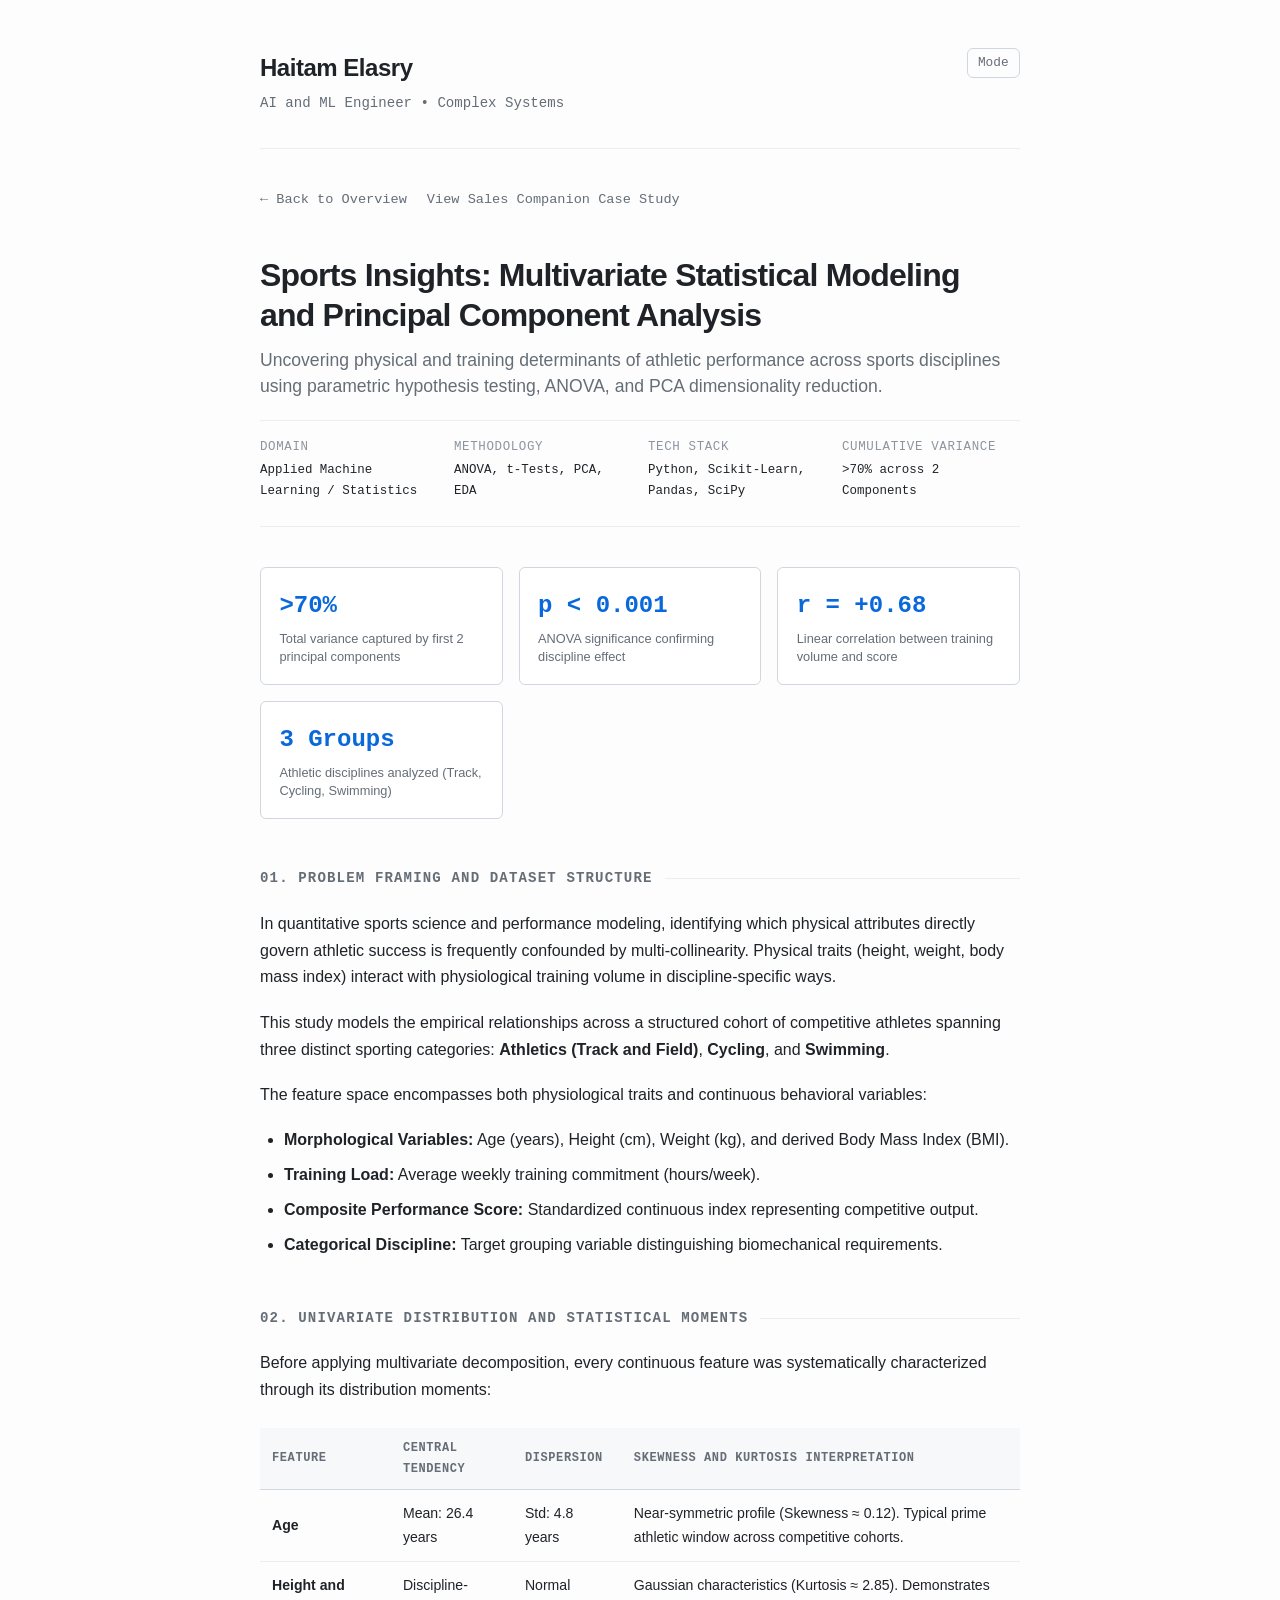
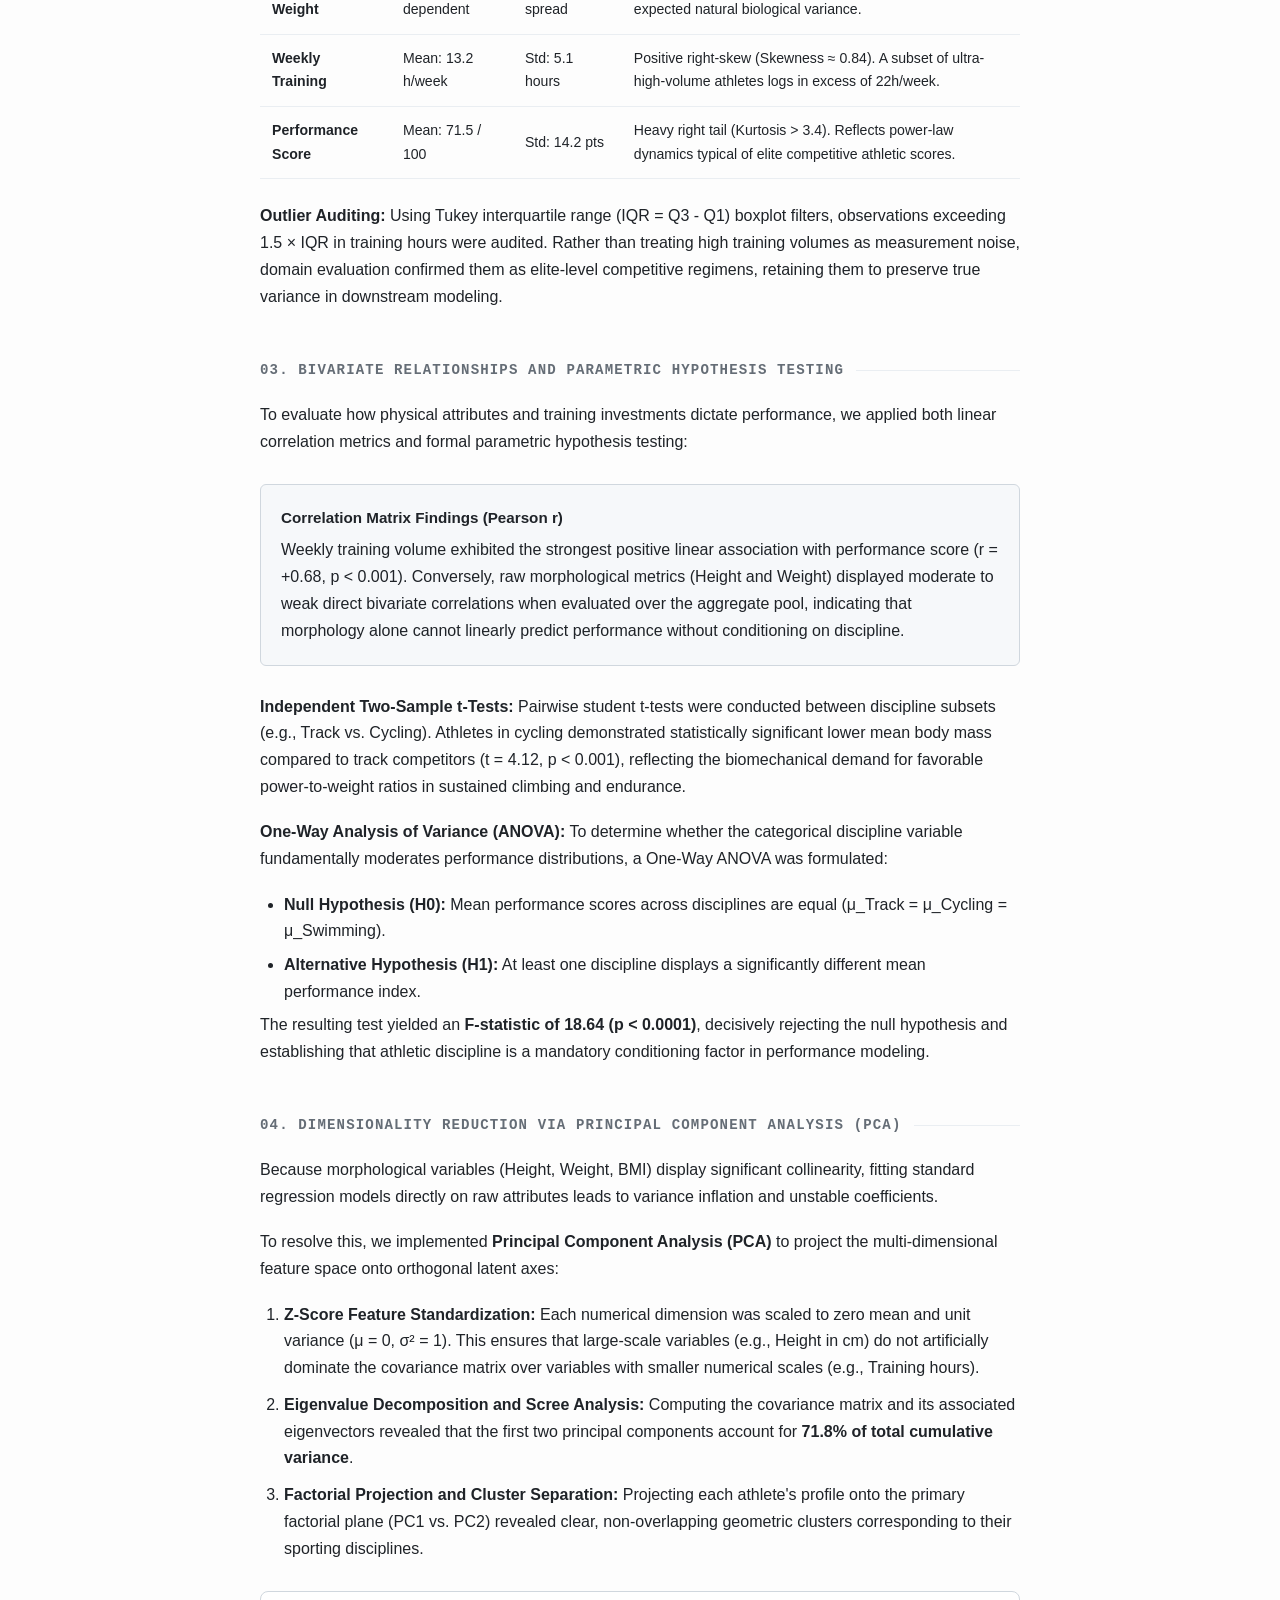
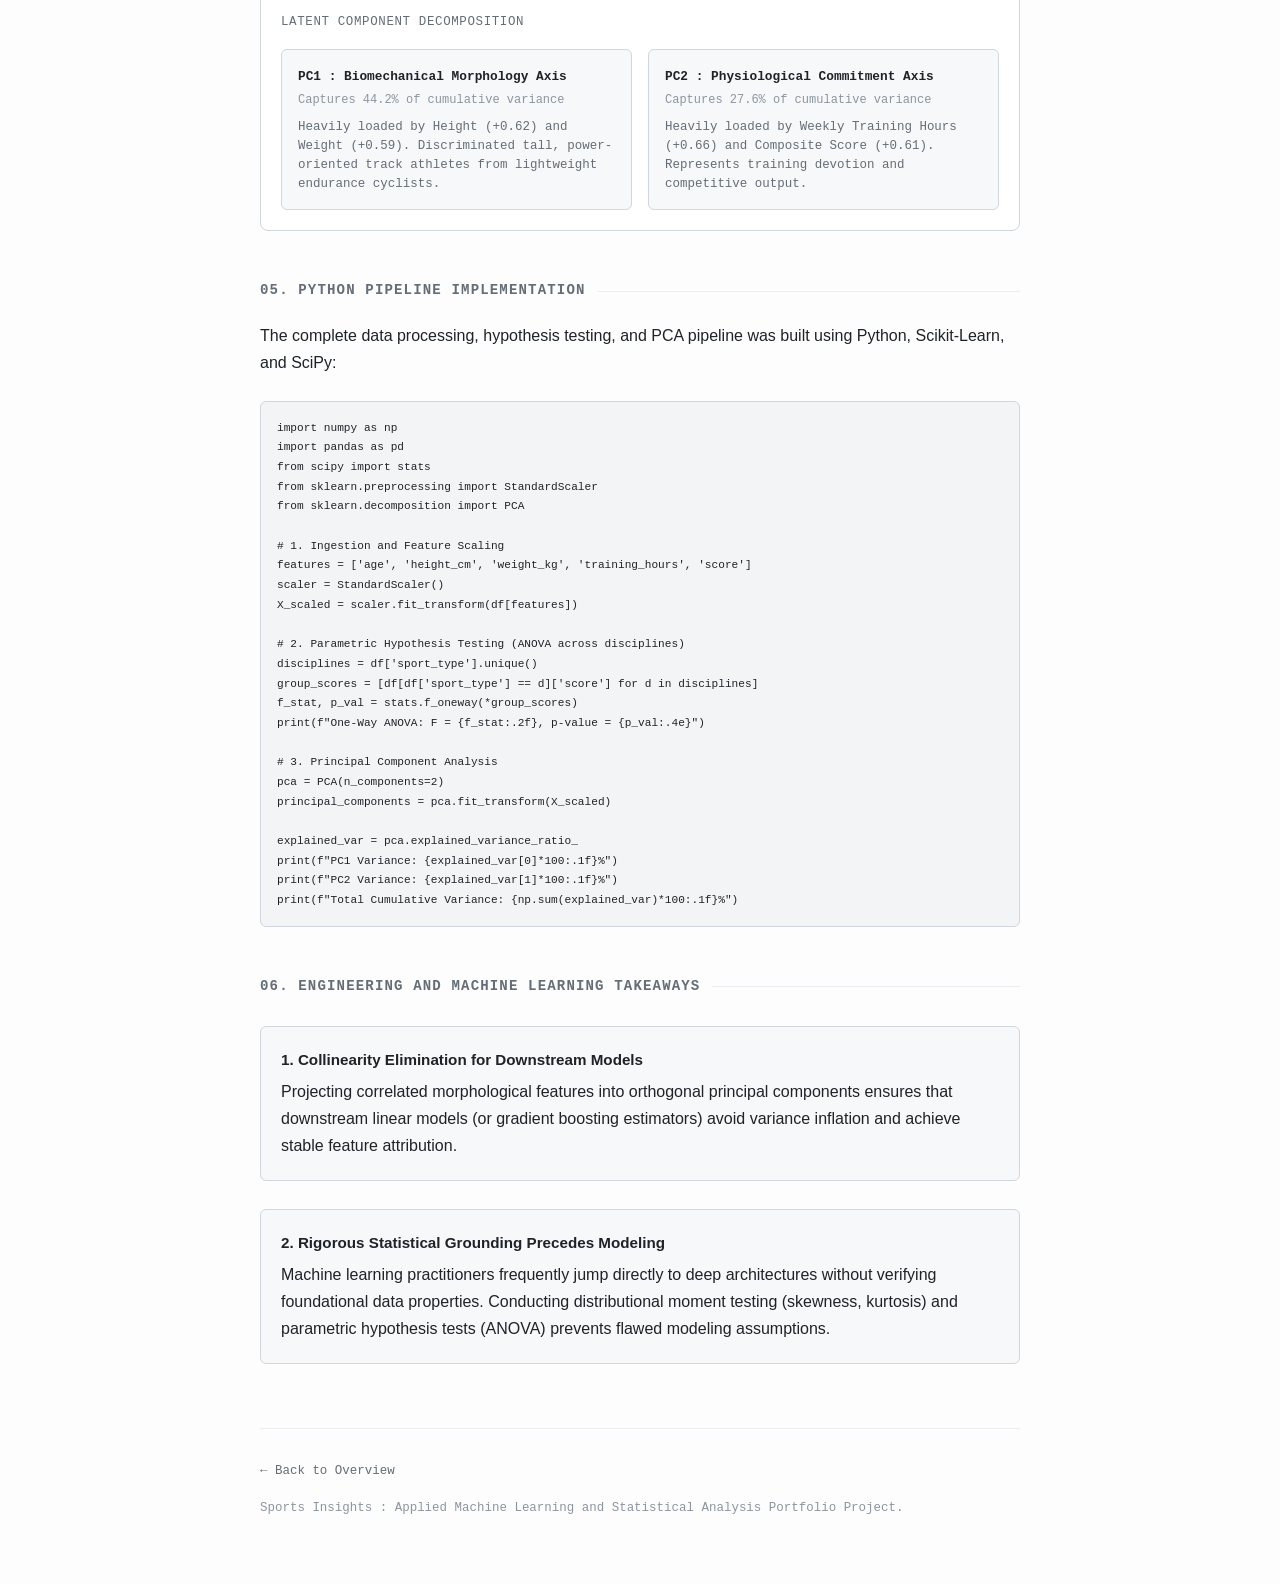
<file: sports-insights.html>
<!DOCTYPE html>
<html lang="en">
<head>
  <meta charset="UTF-8">
  <meta name="viewport" content="width=device-width, initial-scale=1.0">
  <title>Sports Insights: Multivariate Modeling and PCA : Haitam Elasry</title>
  <meta name="description" content="Applied Machine Learning and Statistical Analysis: Modeling athletic performance determinants using ANOVA, hypothesis testing, and PCA.">
  <link rel="stylesheet" href="style.css">
  <link rel="icon" href="data:image/svg+xml,<svg xmlns='http://www.w3.org/2000/svg' viewBox='0 0 100 100'><rect width='100' height='100' rx='20' fill='%23161b22'/><text x='50' y='64' font-size='44' font-family='monospace' font-weight='700' fill='%23e6edf3' text-anchor='middle'>HE</text></svg>">
</head>
<body>

  <div class="container">

    <!-- Header / Nav -->
    <header>
      <div class="identity">
        <h1>Haitam Elasry</h1>
        <div class="role">AI and ML Engineer • Complex Systems</div>
      </div>
      <div class="header-actions">
        <button id="themeToggle" class="theme-toggle" aria-label="Toggle theme">Mode</button>
      </div>
    </header>

    <nav class="site-nav">
      <a href="index.html">← Back to Overview</a>
      <a href="sales-companion.html">View Sales Companion Case Study</a>
    </nav>

    <!-- Article Body -->
    <article>

      <div class="article-header">
        <h1 class="article-title">Sports Insights: Multivariate Statistical Modeling and Principal Component Analysis</h1>
        <div class="article-subtitle">
          Uncovering physical and training determinants of athletic performance across sports disciplines using parametric hypothesis testing, ANOVA, and PCA dimensionality reduction.
        </div>

        <div class="article-meta-grid">
          <div class="article-meta-item">
            <div class="meta-label">Domain</div>
            <div class="meta-value">Applied Machine Learning / Statistics</div>
          </div>
          <div class="article-meta-item">
            <div class="meta-label">Methodology</div>
            <div class="meta-value">ANOVA, t-Tests, PCA, EDA</div>
          </div>
          <div class="article-meta-item">
            <div class="meta-label">Tech Stack</div>
            <div class="meta-value">Python, Scikit-Learn, Pandas, SciPy</div>
          </div>
          <div class="article-meta-item">
            <div class="meta-label">Cumulative Variance</div>
            <div class="meta-value">>70% across 2 Components</div>
          </div>
        </div>
      </div>

      <!-- Key Metrics Strip -->
      <div class="metrics-grid">
        <div class="metric-card">
          <div class="metric-number">>70%</div>
          <div class="metric-label">Total variance captured by first 2 principal components</div>
        </div>
        <div class="metric-card">
          <div class="metric-number">p &lt; 0.001</div>
          <div class="metric-label">ANOVA significance confirming discipline effect</div>
        </div>
        <div class="metric-card">
          <div class="metric-number">r = +0.68</div>
          <div class="metric-label">Linear correlation between training volume and score</div>
        </div>
        <div class="metric-card">
          <div class="metric-number">3 Groups</div>
          <div class="metric-label">Athletic disciplines analyzed (Track, Cycling, Swimming)</div>
        </div>
      </div>

      <!-- Section 1 -->
      <section>
        <h2 class="section-title">01. Problem Framing and Dataset Structure</h2>
        <p>
          In quantitative sports science and performance modeling, identifying which physical attributes directly govern athletic success is frequently confounded by multi-collinearity. Physical traits (height, weight, body mass index) interact with physiological training volume in discipline-specific ways.
        </p>
        <p>
          This study models the empirical relationships across a structured cohort of competitive athletes spanning three distinct sporting categories: <strong>Athletics (Track and Field)</strong>, <strong>Cycling</strong>, and <strong>Swimming</strong>.
        </p>
        <p>
          The feature space encompasses both physiological traits and continuous behavioral variables:
        </p>
        <ul>
          <li style="margin-left: 1.5rem; margin-bottom: 0.5rem;">
            <strong>Morphological Variables:</strong> Age (years), Height (cm), Weight (kg), and derived Body Mass Index (BMI).
          </li>
          <li style="margin-left: 1.5rem; margin-bottom: 0.5rem;">
            <strong>Training Load:</strong> Average weekly training commitment (hours/week).
          </li>
          <li style="margin-left: 1.5rem; margin-bottom: 0.5rem;">
            <strong>Composite Performance Score:</strong> Standardized continuous index representing competitive output.
          </li>
          <li style="margin-left: 1.5rem; margin-bottom: 0.5rem;">
            <strong>Categorical Discipline:</strong> Target grouping variable distinguishing biomechanical requirements.
          </li>
        </ul>
      </section>

      <!-- Section 2 -->
      <section>
        <h2 class="section-title">02. Univariate Distribution and Statistical Moments</h2>
        <p>
          Before applying multivariate decomposition, every continuous feature was systematically characterized through its distribution moments:
        </p>

        <div class="table-wrapper">
          <table class="data-table">
            <thead>
              <tr>
                <th>Feature</th>
                <th>Central Tendency</th>
                <th>Dispersion</th>
                <th>Skewness and Kurtosis Interpretation</th>
              </tr>
            </thead>
            <tbody>
              <tr>
                <td><strong>Age</strong></td>
                <td>Mean: 26.4 years</td>
                <td>Std: 4.8 years</td>
                <td>Near-symmetric profile (Skewness ≈ 0.12). Typical prime athletic window across competitive cohorts.</td>
              </tr>
              <tr>
                <td><strong>Height and Weight</strong></td>
                <td>Discipline-dependent</td>
                <td>Normal spread</td>
                <td>Gaussian characteristics (Kurtosis ≈ 2.85). Demonstrates expected natural biological variance.</td>
              </tr>
              <tr>
                <td><strong>Weekly Training</strong></td>
                <td>Mean: 13.2 h/week</td>
                <td>Std: 5.1 hours</td>
                <td>Positive right-skew (Skewness ≈ 0.84). A subset of ultra-high-volume athletes logs in excess of 22h/week.</td>
              </tr>
              <tr>
                <td><strong>Performance Score</strong></td>
                <td>Mean: 71.5 / 100</td>
                <td>Std: 14.2 pts</td>
                <td>Heavy right tail (Kurtosis > 3.4). Reflects power-law dynamics typical of elite competitive athletic scores.</td>
              </tr>
            </tbody>
          </table>
        </div>

        <p>
          <strong>Outlier Auditing:</strong> Using Tukey interquartile range (IQR = Q3 - Q1) boxplot filters, observations exceeding 1.5 × IQR in training hours were audited. Rather than treating high training volumes as measurement noise, domain evaluation confirmed them as elite-level competitive regimens, retaining them to preserve true variance in downstream modeling.
        </p>
      </section>

      <!-- Section 3 -->
      <section>
        <h2 class="section-title">03. Bivariate Relationships and Parametric Hypothesis Testing</h2>
        <p>
          To evaluate how physical attributes and training investments dictate performance, we applied both linear correlation metrics and formal parametric hypothesis testing:
        </p>

        <div class="callout">
          <h4>Correlation Matrix Findings (Pearson r)</h4>
          <p>
            Weekly training volume exhibited the strongest positive linear association with performance score (r = +0.68, p &lt; 0.001). Conversely, raw morphological metrics (Height and Weight) displayed moderate to weak direct bivariate correlations when evaluated over the aggregate pool, indicating that morphology alone cannot linearly predict performance without conditioning on discipline.
          </p>
        </div>

        <p>
          <strong>Independent Two-Sample t-Tests:</strong>
          Pairwise student t-tests were conducted between discipline subsets (e.g., Track vs. Cycling). Athletes in cycling demonstrated statistically significant lower mean body mass compared to track competitors (t = 4.12, p &lt; 0.001), reflecting the biomechanical demand for favorable power-to-weight ratios in sustained climbing and endurance.
        </p>

        <p>
          <strong>One-Way Analysis of Variance (ANOVA):</strong>
          To determine whether the categorical discipline variable fundamentally moderates performance distributions, a One-Way ANOVA was formulated:
        </p>
        <ul>
          <li style="margin-left: 1.5rem; margin-bottom: 0.4rem;">
            <strong>Null Hypothesis (H0):</strong> Mean performance scores across disciplines are equal (μ_Track = μ_Cycling = μ_Swimming).
          </li>
          <li style="margin-left: 1.5rem; margin-bottom: 0.4rem;">
            <strong>Alternative Hypothesis (H1):</strong> At least one discipline displays a significantly different mean performance index.
          </li>
        </ul>
        <p>
          The resulting test yielded an <strong>F-statistic of 18.64 (p &lt; 0.0001)</strong>, decisively rejecting the null hypothesis and establishing that athletic discipline is a mandatory conditioning factor in performance modeling.
        </p>
      </section>

      <!-- Section 4 -->
      <section>
        <h2 class="section-title">04. Dimensionality Reduction via Principal Component Analysis (PCA)</h2>
        <p>
          Because morphological variables (Height, Weight, BMI) display significant collinearity, fitting standard regression models directly on raw attributes leads to variance inflation and unstable coefficients.
        </p>
        <p>
          To resolve this, we implemented <strong>Principal Component Analysis (PCA)</strong> to project the multi-dimensional feature space onto orthogonal latent axes:
        </p>

        <ol>
          <li style="margin-left: 1.5rem; margin-bottom: 0.6rem;">
            <strong>Z-Score Feature Standardization:</strong> Each numerical dimension was scaled to zero mean and unit variance (μ = 0, σ² = 1). This ensures that large-scale variables (e.g., Height in cm) do not artificially dominate the covariance matrix over variables with smaller numerical scales (e.g., Training hours).
          </li>
          <li style="margin-left: 1.5rem; margin-bottom: 0.6rem;">
            <strong>Eigenvalue Decomposition and Scree Analysis:</strong> Computing the covariance matrix and its associated eigenvectors revealed that the first two principal components account for <strong>71.8% of total cumulative variance</strong>.
          </li>
          <li style="margin-left: 1.5rem; margin-bottom: 0.6rem;">
            <strong>Factorial Projection and Cluster Separation:</strong> Projecting each athlete's profile onto the primary factorial plane (PC1 vs. PC2) revealed clear, non-overlapping geometric clusters corresponding to their sporting disciplines.
          </li>
        </ol>

        <!-- Clean Monochrome Component Breakdown Card -->
        <div style="margin: 1.75rem 0; background: var(--bg-card); border: 1px solid var(--border); border-radius: 8px; padding: 1.25rem; font-family: var(--font-mono); font-size: 0.8rem;">
          <div style="font-size: 0.78rem; text-transform: uppercase; letter-spacing: 0.05em; color: var(--text-muted); margin-bottom: 1rem;">
            Latent Component Decomposition
          </div>

          <div style="display: grid; grid-template-columns: repeat(auto-fit, minmax(260px, 1fr)); gap: 1rem;">
            <div style="background: var(--bg-subtle); border: 1px solid var(--border); padding: 1rem; border-radius: 6px;">
              <div style="font-weight: 700; color: var(--text);">PC1 : Biomechanical Morphology Axis</div>
              <div style="color: var(--text-dim); font-size: 0.75rem; margin-top: 0.2rem;">Captures 44.2% of cumulative variance</div>
              <div style="color: var(--text-muted); font-size: 0.78rem; margin-top: 0.5rem; line-height: 1.5;">
                Heavily loaded by Height (+0.62) and Weight (+0.59). Discriminated tall, power-oriented track athletes from lightweight endurance cyclists.
              </div>
            </div>

            <div style="background: var(--bg-subtle); border: 1px solid var(--border); padding: 1rem; border-radius: 6px;">
              <div style="font-weight: 700; color: var(--text);">PC2 : Physiological Commitment Axis</div>
              <div style="color: var(--text-dim); font-size: 0.75rem; margin-top: 0.2rem;">Captures 27.6% of cumulative variance</div>
              <div style="color: var(--text-muted); font-size: 0.78rem; margin-top: 0.5rem; line-height: 1.5;">
                Heavily loaded by Weekly Training Hours (+0.66) and Composite Score (+0.61). Represents training devotion and competitive output.
              </div>
            </div>
          </div>
        </div>
      </section>

      <!-- Section 5 -->
      <section>
        <h2 class="section-title">05. Python Pipeline Implementation</h2>
        <p>
          The complete data processing, hypothesis testing, and PCA pipeline was built using Python, Scikit-Learn, and SciPy:
        </p>

        <pre><code>import numpy as np
import pandas as pd
from scipy import stats
from sklearn.preprocessing import StandardScaler
from sklearn.decomposition import PCA

# 1. Ingestion and Feature Scaling
features = ['age', 'height_cm', 'weight_kg', 'training_hours', 'score']
scaler = StandardScaler()
X_scaled = scaler.fit_transform(df[features])

# 2. Parametric Hypothesis Testing (ANOVA across disciplines)
disciplines = df['sport_type'].unique()
group_scores = [df[df['sport_type'] == d]['score'] for d in disciplines]
f_stat, p_val = stats.f_oneway(*group_scores)
print(f"One-Way ANOVA: F = {f_stat:.2f}, p-value = {p_val:.4e}")

# 3. Principal Component Analysis
pca = PCA(n_components=2)
principal_components = pca.fit_transform(X_scaled)

explained_var = pca.explained_variance_ratio_
print(f"PC1 Variance: {explained_var[0]*100:.1f}%")
print(f"PC2 Variance: {explained_var[1]*100:.1f}%")
print(f"Total Cumulative Variance: {np.sum(explained_var)*100:.1f}%")</code></pre>
      </section>

      <!-- Section 6 -->
      <section>
        <h2 class="section-title">06. Engineering and Machine Learning Takeaways</h2>
        <div class="callout">
          <h4>1. Collinearity Elimination for Downstream Models</h4>
          <p>
            Projecting correlated morphological features into orthogonal principal components ensures that downstream linear models (or gradient boosting estimators) avoid variance inflation and achieve stable feature attribution.
          </p>
        </div>
        <div class="callout">
          <h4>2. Rigorous Statistical Grounding Precedes Modeling</h4>
          <p>
            Machine learning practitioners frequently jump directly to deep architectures without verifying foundational data properties. Conducting distributional moment testing (skewness, kurtosis) and parametric hypothesis tests (ANOVA) prevents flawed modeling assumptions.
          </p>
        </div>
      </section>

    </article>

    <!-- Footer -->
    <footer>
      <div>
        <a href="index.html">← Back to Overview</a>
      </div>
      <div>
        <span>Sports Insights : Applied Machine Learning and Statistical Analysis Portfolio Project.</span>
      </div>
    </footer>

  </div>

  <script>
    const themeBtn = document.getElementById('themeToggle');
    const prefersDark = window.matchMedia('(prefers-color-scheme: dark)').matches;
    const savedTheme = localStorage.getItem('theme');

    if (savedTheme) {
      document.documentElement.setAttribute('data-theme', savedTheme);
    } else if (!prefersDark) {
      document.documentElement.setAttribute('data-theme', 'light');
    }

    themeBtn.addEventListener('click', () => {
      const current = document.documentElement.getAttribute('data-theme');
      const next = current === 'light' ? 'dark' : 'light';
      document.documentElement.setAttribute('data-theme', next);
      localStorage.setItem('theme', next);
    });
  </script>

</body>
</html>
</file>
<file: style.css>
/* ==========================================================================
   Haitam Elasry — Personal Site & Portfolio
   Design: Karpathy-minimalist + Distill.pub editorial clarity
   ========================================================================== */

:root {
  --font-sans: -apple-system, BlinkMacSystemFont, "Segoe UI", Roboto, Helvetica, Arial, sans-serif;
  --font-mono: "JetBrains Mono", "SF Mono", "Roboto Mono", Menlo, Consolas, monospace;
  --font-serif: "Newsreader", "Charter", "Georgia", serif;
  
  /* Dark Theme (Default) */
  --bg: #0d1117;
  --bg-subtle: #161b22;
  --bg-card: #161b22;
  --border: #30363d;
  --border-subtle: #21262d;
  --text: #e6edf3;
  --text-muted: #8b949e;
  --text-dim: #6e7681;
  --link: #58a6ff;
  --link-hover: #79c0ff;
  --accent: #3fb950;
  --accent-bg: rgba(63, 185, 80, 0.1);
  --tag-bg: #21262d;
  --tag-text: #c9d1d9;
  --code-bg: #1f242c;
  --highlight-border: #388bfd;
}

[data-theme="light"] {
  --bg: #fdfdfd;
  --bg-subtle: #f6f8fa;
  --bg-card: #ffffff;
  --border: #d0d7de;
  --border-subtle: #eaeef2;
  --text: #1f2328;
  --text-muted: #656d76;
  --text-dim: #8c959f;
  --link: #0969da;
  --link-hover: #0550ae;
  --accent: #1a7f37;
  --accent-bg: rgba(26, 127, 55, 0.08);
  --tag-bg: #eff2f5;
  --tag-text: #24292f;
  --code-bg: #f3f4f6;
  --highlight-border: #0969da;
}

* {
  box-sizing: border-box;
  margin: 0;
  padding: 0;
}

html {
  font-size: 16px;
  scroll-behavior: smooth;
}

body {
  background-color: var(--bg);
  color: var(--text);
  font-family: var(--font-sans);
  line-height: 1.68;
  -webkit-font-smoothing: antialiased;
  -moz-osx-font-smoothing: grayscale;
  padding: 0 1.25rem 4rem;
  transition: background-color 0.2s ease, color 0.2s ease;
}

.container {
  max-width: 760px;
  margin: 0 auto;
}

/* ==========================================================================
   Header & Nav
   ========================================================================== */

header {
  padding: 3rem 0 2rem;
  display: flex;
  justify-content: space-between;
  align-items: flex-start;
  border-bottom: 1px solid var(--border-subtle);
  margin-bottom: 2.5rem;
}

.identity h1 {
  font-size: 1.5rem;
  font-weight: 600;
  letter-spacing: -0.02em;
  color: var(--text);
  margin-bottom: 0.25rem;
}

.identity .role {
  font-family: var(--font-mono);
  font-size: 0.88rem;
  color: var(--text-muted);
}

.status-badge {
  display: inline-flex;
  align-items: center;
  gap: 0.45rem;
  font-family: var(--font-mono);
  font-size: 0.78rem;
  padding: 0.2rem 0.6rem;
  background: var(--bg-subtle);
  border: 1px solid var(--border);
  border-radius: 999px;
  color: var(--text-muted);
  margin-top: 0.6rem;
}

.status-dot {
  width: 7px;
  height: 7px;
  background-color: var(--accent);
  border-radius: 50%;
  display: inline-block;
  box-shadow: 0 0 8px var(--accent);
}

.header-actions {
  display: flex;
  align-items: center;
  gap: 1rem;
}

.theme-toggle {
  background: transparent;
  border: 1px solid var(--border);
  color: var(--text-muted);
  padding: 0.4rem 0.65rem;
  border-radius: 6px;
  font-family: var(--font-mono);
  font-size: 0.8rem;
  cursor: pointer;
  transition: all 0.15s ease;
}

.theme-toggle:hover {
  color: var(--text);
  border-color: var(--text-muted);
}

/* ==========================================================================
   Typography & Links
   ========================================================================== */

p {
  margin-bottom: 1.15rem;
  color: var(--text);
  font-size: 1rem;
}

p.lead {
  font-size: 1.08rem;
  line-height: 1.7;
  color: var(--text);
}

a {
  color: var(--link);
  text-decoration: none;
  transition: color 0.15s ease;
}

a:hover {
  color: var(--link-hover);
  text-decoration: underline;
}

.text-muted {
  color: var(--text-muted);
}

.mono {
  font-family: var(--font-mono);
}

h2.section-title {
  font-size: 0.88rem;
  font-family: var(--font-mono);
  text-transform: uppercase;
  letter-spacing: 0.08em;
  color: var(--text-muted);
  margin: 3rem 0 1.25rem;
  display: flex;
  align-items: center;
  gap: 0.75rem;
}

h2.section-title::after {
  content: "";
  flex: 1;
  height: 1px;
  background: var(--border-subtle);
}

/* ==========================================================================
   Navigation Bar
   ========================================================================== */

nav.site-nav {
  display: flex;
  gap: 1.25rem;
  margin-bottom: 2.5rem;
  font-family: var(--font-mono);
  font-size: 0.85rem;
  flex-wrap: wrap;
}

nav.site-nav a {
  color: var(--text-muted);
  text-decoration: none;
  padding-bottom: 2px;
  border-bottom: 1px solid transparent;
}

nav.site-nav a:hover,
nav.site-nav a.active {
  color: var(--text);
  border-bottom-color: var(--text);
}

/* ==========================================================================
   Project Cards (Karpathy Minimalist List Style)
   ========================================================================== */

.projects-list {
  display: flex;
  flex-direction: column;
  gap: 1.5rem;
}

.project-card {
  background: var(--bg-card);
  border: 1px solid var(--border);
  border-radius: 8px;
  padding: 1.5rem;
  transition: border-color 0.15s ease, transform 0.15s ease;
  position: relative;
}

.project-card:hover {
  border-color: var(--highlight-border);
}

.project-card.featured {
  /* Clean border matching standard cards */
}

.project-header {
  display: flex;
  justify-content: space-between;
  align-items: baseline;
  margin-bottom: 0.5rem;
  flex-wrap: wrap;
  gap: 0.5rem;
}

.project-title {
  font-size: 1.15rem;
  font-weight: 600;
  letter-spacing: -0.01em;
}

.project-title a {
  color: var(--text);
}

.project-title a:hover {
  color: var(--link);
  text-decoration: none;
}

.project-meta {
  font-family: var(--font-mono);
  font-size: 0.78rem;
  color: var(--text-muted);
}

.project-desc {
  font-size: 0.95rem;
  color: var(--text-muted);
  margin-bottom: 1rem;
  line-height: 1.6;
}

.metrics-strip {
  display: flex;
  flex-wrap: wrap;
  gap: 0.5rem;
  margin-bottom: 1rem;
  font-family: var(--font-mono);
  font-size: 0.78rem;
}

.metric-pill {
  background: var(--bg-subtle);
  border: 1px solid var(--border);
  padding: 0.2rem 0.55rem;
  border-radius: 4px;
  color: var(--text);
}

.metric-pill.highlight {
  border-color: rgba(88, 166, 255, 0.4);
  color: var(--link);
}

.tags-strip {
  display: flex;
  flex-wrap: wrap;
  gap: 0.4rem;
  margin-bottom: 1rem;
}

.tag {
  font-family: var(--font-mono);
  font-size: 0.72rem;
  padding: 0.15rem 0.45rem;
  background: var(--tag-bg);
  color: var(--tag-text);
  border-radius: 4px;
}

.card-cta {
  font-family: var(--font-mono);
  font-size: 0.82rem;
  font-weight: 500;
  display: inline-flex;
  align-items: center;
  gap: 0.35rem;
}

/* ==========================================================================
   Experience & Education Timeline
   ========================================================================== */

.timeline {
  display: flex;
  flex-direction: column;
  gap: 1.5rem;
}

.timeline-item {
  display: grid;
  grid-template-columns: 140px 1fr;
  gap: 1rem;
  font-size: 0.95rem;
}

@media (max-width: 600px) {
  .timeline-item {
    grid-template-columns: 1fr;
    gap: 0.25rem;
  }
}

.timeline-date {
  font-family: var(--font-mono);
  font-size: 0.8rem;
  color: var(--text-dim);
  padding-top: 0.15rem;
}

.timeline-content h3 {
  font-size: 1rem;
  font-weight: 600;
  color: var(--text);
}

.timeline-content .company {
  color: var(--text-muted);
  font-size: 0.9rem;
  margin-bottom: 0.4rem;
}

.timeline-content p {
  font-size: 0.9rem;
  color: var(--text-muted);
  margin-bottom: 0.5rem;
}

/* ==========================================================================
   Skills Grid
   ========================================================================== */

.skills-matrix {
  display: grid;
  grid-template-columns: 1fr 1fr;
  gap: 1.25rem;
}

@media (max-width: 600px) {
  .skills-matrix {
    grid-template-columns: 1fr;
  }
}

.skill-category {
  background: var(--bg-card);
  border: 1px solid var(--border-subtle);
  border-radius: 6px;
  padding: 1rem;
}

.skill-category h4 {
  font-family: var(--font-mono);
  font-size: 0.8rem;
  text-transform: uppercase;
  color: var(--text-muted);
  margin-bottom: 0.5rem;
  letter-spacing: 0.04em;
}

.skill-category p {
  font-size: 0.88rem;
  color: var(--text);
  margin-bottom: 0;
  line-height: 1.5;
}

/* ==========================================================================
   Article / Deep Dive View (Distill Editorial Style)
   ========================================================================== */

.article-header {
  margin-bottom: 2.5rem;
  padding-bottom: 1.5rem;
  border-bottom: 1px solid var(--border-subtle);
}

.article-header .back-link {
  font-family: var(--font-mono);
  font-size: 0.82rem;
  margin-bottom: 1.25rem;
  display: inline-block;
}

.article-title {
  font-size: 2rem;
  font-weight: 700;
  letter-spacing: -0.025em;
  line-height: 1.25;
  margin-bottom: 0.75rem;
}

.article-subtitle {
  font-size: 1.1rem;
  color: var(--text-muted);
  line-height: 1.5;
  margin-bottom: 1.25rem;
}

.article-meta-grid {
  display: grid;
  grid-template-columns: repeat(auto-fit, minmax(140px, 1fr));
  gap: 1rem;
  padding: 1rem 0 0;
  border-top: 1px solid var(--border-subtle);
  font-family: var(--font-mono);
  font-size: 0.78rem;
}

.article-meta-item .meta-label {
  color: var(--text-dim);
  text-transform: uppercase;
  letter-spacing: 0.05em;
  margin-bottom: 0.15rem;
}

.article-meta-item .meta-value {
  color: var(--text);
}

/* Distill-like Callout Box */
.callout {
  background: var(--bg-subtle);
  border: 1px solid var(--border);
  border-radius: 6px;
  padding: 1.25rem;
  margin: 1.75rem 0;
}

.callout h4 {
  font-size: 0.95rem;
  font-weight: 600;
  margin-bottom: 0.4rem;
  color: var(--text);
}

.callout p:last-child {
  margin-bottom: 0;
}

/* Key Metrics Box */
.metrics-grid {
  display: grid;
  grid-template-columns: repeat(auto-fit, minmax(180px, 1fr));
  gap: 1rem;
  margin: 1.75rem 0;
}

.metric-card {
  background: var(--bg-card);
  border: 1px solid var(--border);
  border-radius: 6px;
  padding: 1.15rem;
}

.metric-card .metric-number {
  font-family: var(--font-mono);
  font-size: 1.5rem;
  font-weight: 700;
  color: var(--link);
  margin-bottom: 0.2rem;
}

.metric-card .metric-label {
  font-size: 0.8rem;
  color: var(--text-muted);
  line-height: 1.4;
}

/* Distill Tables */
.table-wrapper {
  overflow-x: auto;
  margin: 1.5rem 0;
}

table.data-table {
  width: 100%;
  border-collapse: collapse;
  font-size: 0.88rem;
  text-align: left;
}

table.data-table th {
  font-family: var(--font-mono);
  font-size: 0.75rem;
  text-transform: uppercase;
  letter-spacing: 0.05em;
  color: var(--text-muted);
  padding: 0.65rem 0.75rem;
  border-bottom: 1px solid var(--border);
  background: var(--bg-subtle);
}

table.data-table td {
  padding: 0.75rem;
  border-bottom: 1px solid var(--border-subtle);
  color: var(--text);
}

table.data-table tr:hover td {
  background: var(--bg-subtle);
}

/* Code & Pre Blocks */
pre, code {
  font-family: var(--font-mono);
}

code {
  font-size: 0.85em;
  padding: 0.15em 0.35em;
  background: var(--code-bg);
  border-radius: 4px;
}

pre {
  background: var(--code-bg);
  border: 1px solid var(--border);
  border-radius: 6px;
  padding: 1rem;
  overflow-x: auto;
  font-size: 0.82rem;
  line-height: 1.5;
  margin: 1.5rem 0;
}

pre code {
  background: transparent;
  padding: 0;
}

/* Footer */
footer {
  margin-top: 4rem;
  padding-top: 2rem;
  border-top: 1px solid var(--border-subtle);
  display: flex;
  justify-content: space-between;
  align-items: center;
  flex-wrap: wrap;
  gap: 1rem;
  font-family: var(--font-mono);
  font-size: 0.78rem;
  color: var(--text-dim);
}

footer a {
  color: var(--text-muted);
}

footer a:hover {
  color: var(--link);
}
</file>
